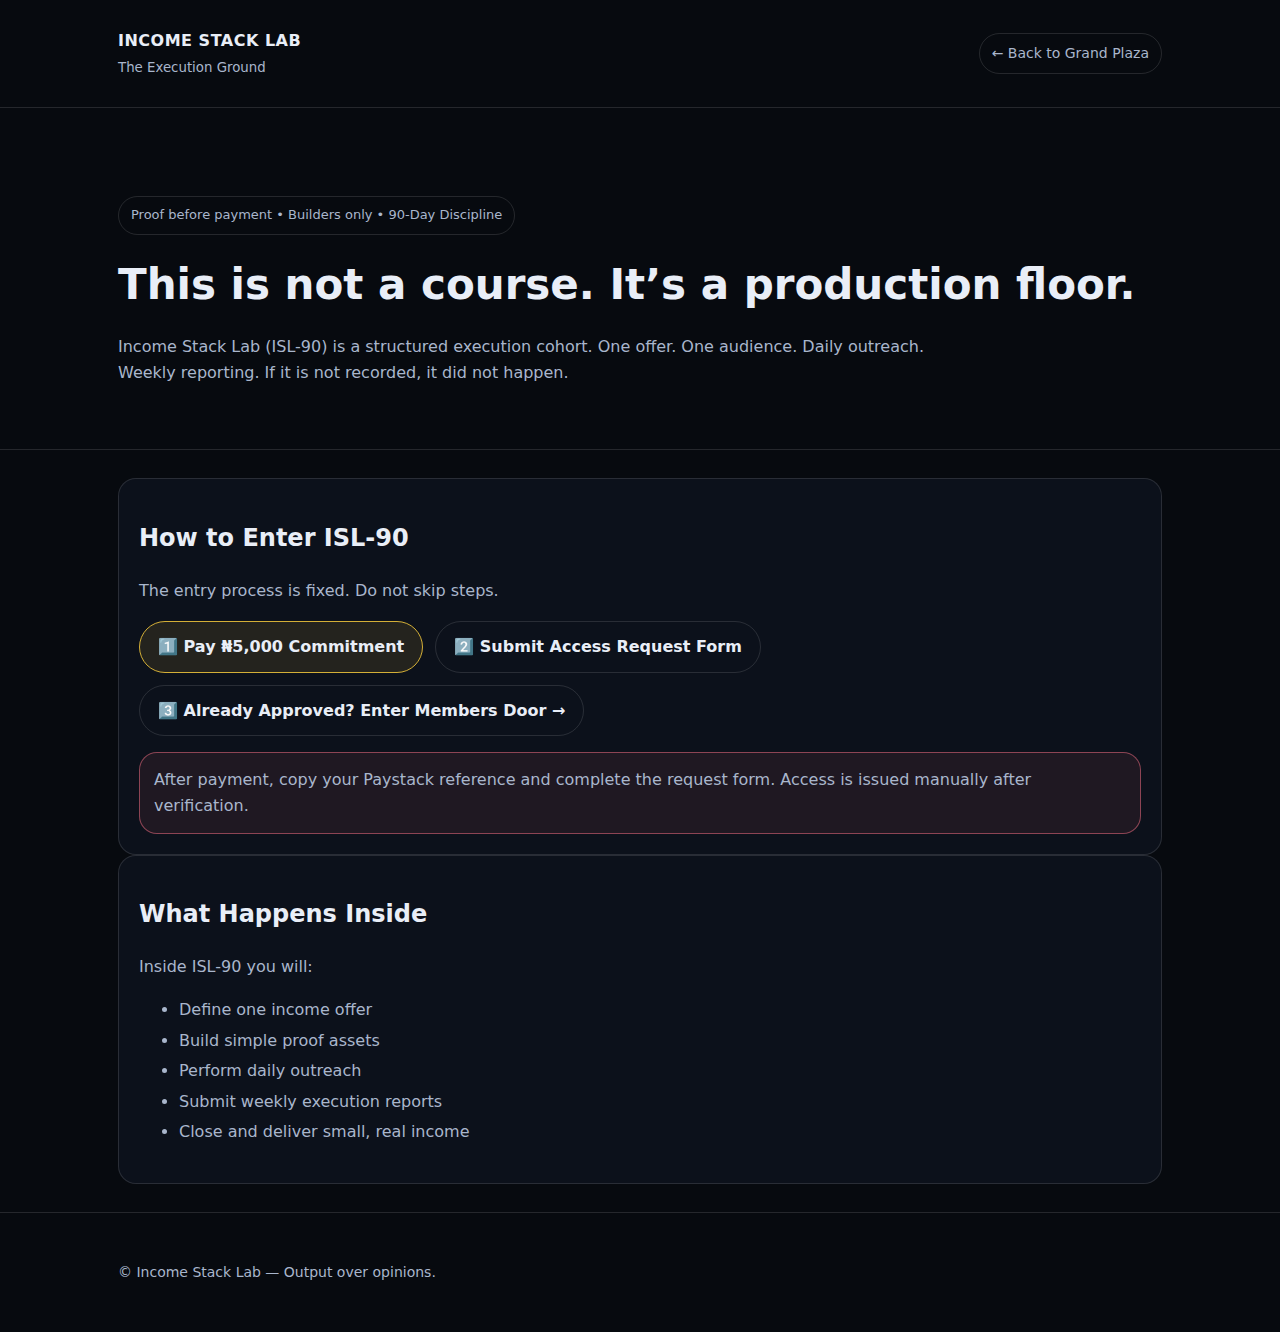
<file: index.html>
<!doctype html>
<html lang="en">
<head>
<meta charset="utf-8" />
<meta name="viewport" content="width=device-width, initial-scale=1" />
<title>Income Stack Lab — The Execution Ground</title>
<meta name="description" content="Income Stack Lab is a 90-day execution cohort. Proof before payment. Output over theory. Builders only."/>

<style>
:root{
  --bg:#070A0F;
  --panel:#0C111B;
  --text:#E9EEF7;
  --muted:#A9B6CC;
  --line:rgba(255,255,255,.12);
  --accent:#22C55E;
  --gold:#D4AF37;
  --danger:#FB7185;
  --radius:18px;
  --max:1080px;
}
*{box-sizing:border-box}
body{
  margin:0;
  font-family:system-ui,-apple-system,Segoe UI,Roboto,Arial;
  background:var(--bg);
  color:var(--text);
  line-height:1.6;
}
.wrap{max-width:var(--max);margin:0 auto;padding:28px 18px}
a{text-decoration:none;color:inherit}

header{
  border-bottom:1px solid var(--line);
  background:rgba(7,10,15,.85);
}
.nav{
  display:flex;
  justify-content:space-between;
  align-items:center;
}
.brand b{letter-spacing:.5px}
.chip{
  padding:8px 12px;
  border:1px solid var(--line);
  border-radius:999px;
  font-size:14px;
  color:var(--muted);
}
.hero{
  padding:60px 0 20px;
  border-bottom:1px solid var(--line);
}
.kicker{
  display:inline-flex;
  gap:10px;
  padding:8px 12px;
  border-radius:999px;
  border:1px solid var(--line);
  color:var(--muted);
  font-size:13px;
}
h1{margin:16px 0 10px;font-size:42px}
@media(max-width:640px){h1{font-size:34px}}
.lead{color:var(--muted);max-width:860px}

.section{padding:28px 0}
.card{
  background:var(--panel);
  border:1px solid var(--line);
  border-radius:var(--radius);
  padding:20px;
}
.btnRow{
  display:flex;
  flex-wrap:wrap;
  gap:12px;
  margin-top:18px;
}
.btn{
  padding:12px 18px;
  border-radius:999px;
  font-weight:700;
  border:1px solid var(--accent);
  background:rgba(34,197,94,.12);
}
.btn:hover{background:rgba(34,197,94,.18)}
.btn.gold{
  border-color:var(--gold);
  background:rgba(212,175,55,.12);
}
.btn.secondary{
  border:1px solid var(--line);
  background:transparent;
}
.warning{
  margin-top:16px;
  border:1px solid rgba(251,113,133,.5);
  background:rgba(251,113,133,.08);
  padding:14px;
  border-radius:var(--radius);
  color:var(--muted);
}
footer{
  border-top:1px solid var(--line);
  padding:20px 0;
  color:var(--muted);
  font-size:14px;
}
</style>
</head>

<body>

<header>
  <div class="wrap nav">
    <div class="brand">
      <b>INCOME STACK LAB</b><br>
      <small style="color:var(--muted)">The Execution Ground</small>
    </div>
    <a class="chip" href="../-Agexgrand_plaza/app.html">← Back to Grand Plaza</a>
  </div>
</header>

<section class="hero">
  <div class="wrap">
    <div class="kicker">Proof before payment • Builders only • 90-Day Discipline</div>
    <h1>This is not a course. It’s a production floor.</h1>
    <p class="lead">
      Income Stack Lab (ISL-90) is a structured execution cohort.
      One offer. One audience. Daily outreach. Weekly reporting.
      If it is not recorded, it did not happen.
    </p>
  </div>
</section>

<main class="wrap">

  <section class="section card">
    <h2>How to Enter ISL-90</h2>
    <p style="color:var(--muted)">
      The entry process is fixed. Do not skip steps.
    </p>

    <div class="btnRow">
      <a class="btn gold" href="https://paystack.shop/pay/3oak86j2sf" target="_blank">
        1️⃣ Pay ₦5,000 Commitment
      </a>

      <a class="btn secondary" href="https://forms.gle/WdTcVwLAY3qf25qRA" target="_blank">
        2️⃣ Submit Access Request Form
      </a>

      <a class="btn secondary" href="members.html">
        3️⃣ Already Approved? Enter Members Door →
      </a>
    </div>

    <div class="warning">
      After payment, copy your Paystack reference and complete the request form.
      Access is issued manually after verification.
    </div>
  </section>

  <section class="section card">
    <h2>What Happens Inside</h2>
    <p style="color:var(--muted)">
      Inside ISL-90 you will:
    </p>
    <ul style="color:var(--muted);line-height:1.9">
      <li>Define one income offer</li>
      <li>Build simple proof assets</li>
      <li>Perform daily outreach</li>
      <li>Submit weekly execution reports</li>
      <li>Close and deliver small, real income</li>
    </ul>
  </section>

</main>

<footer>
  <div class="wrap">
    © Income Stack Lab — Output over opinions.
  </div>
</footer>

</body>
</html>
</file>
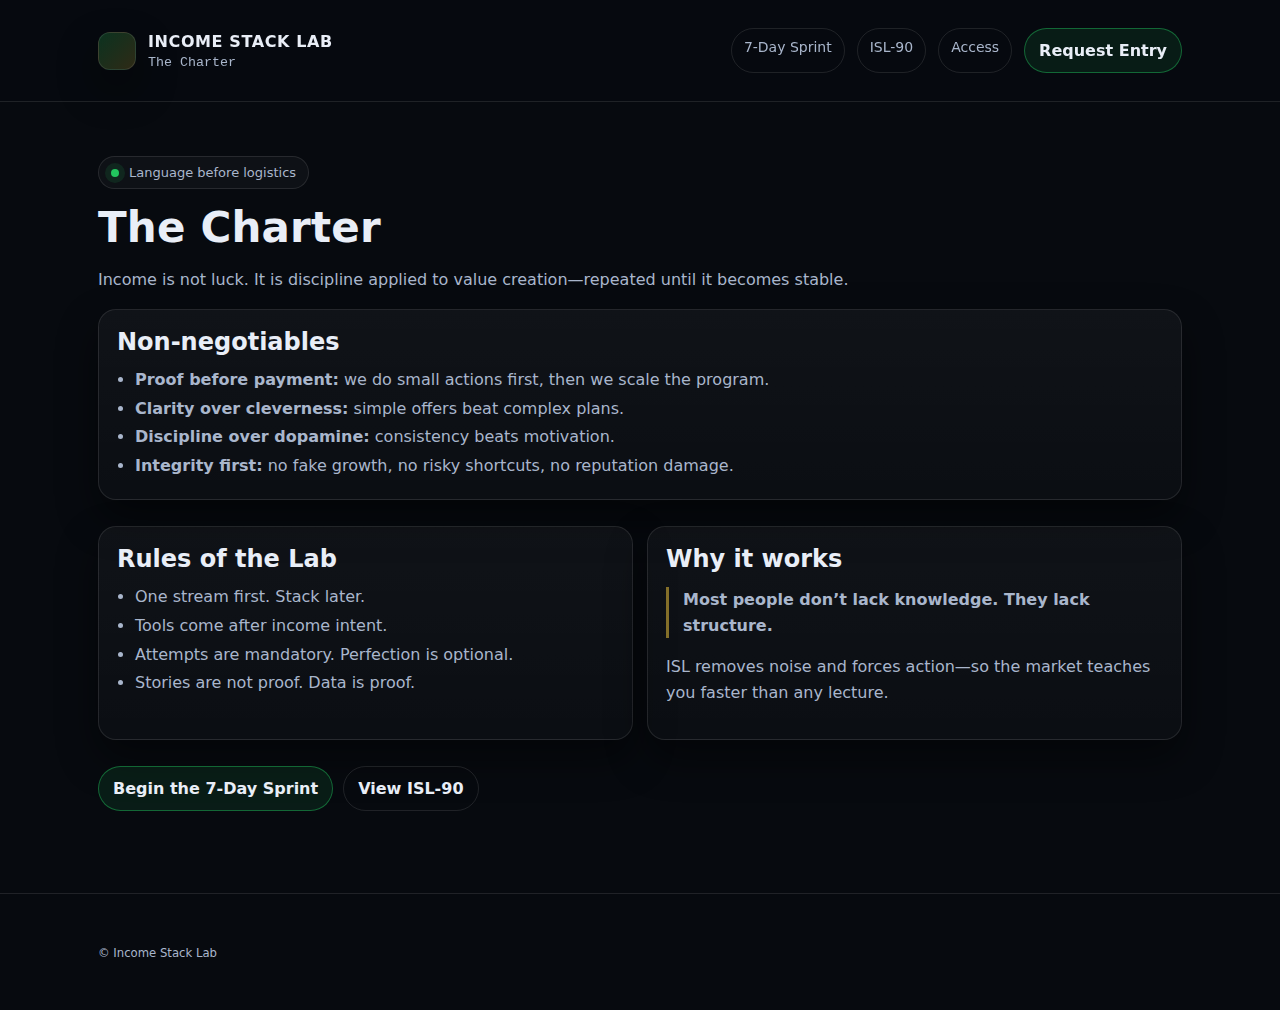
<file: charter.html>
<!doctype html>
<html lang="en">
<head>
  <meta charset="utf-8" />
  <meta name="viewport" content="width=device-width, initial-scale=1" />
  <title>The Charter — Income Stack Lab</title>
  <link rel="stylesheet" href="assets/css/styles.css" />
</head>
<body>
<header class="nav">
  <div class="container nav-inner">
    <a class="brand" href="index.html"><span class="mark"></span><div><b>INCOME STACK LAB</b><br><small class="mono">The Charter</small></div></a>
    <nav class="nav-links">
      <a class="chip" href="sprint.html">7-Day Sprint</a>
      <a class="chip" href="isl90.html">ISL-90</a>
      <a class="chip" href="access.html">Access</a>
      <a class="btn" href="access.html">Request Entry</a>
    </nav>
  </div>
</header>

<section class="section">
  <div class="container">
    <div class="kicker"><span class="dot"></span> Language before logistics</div>
    <h1>The Charter</h1>
    <p>Income is not luck. It is discipline applied to value creation—repeated until it becomes stable.</p>

    <div class="card">
      <h2>Non-negotiables</h2>
      <ul class="list">
        <li><b>Proof before payment:</b> we do small actions first, then we scale the program.</li>
        <li><b>Clarity over cleverness:</b> simple offers beat complex plans.</li>
        <li><b>Discipline over dopamine:</b> consistency beats motivation.</li>
        <li><b>Integrity first:</b> no fake growth, no risky shortcuts, no reputation damage.</li>
      </ul>
    </div>

    <div class="grid two section">
      <div class="card">
        <h2>Rules of the Lab</h2>
        <ul class="list">
          <li>One stream first. Stack later.</li>
          <li>Tools come after income intent.</li>
          <li>Attempts are mandatory. Perfection is optional.</li>
          <li>Stories are not proof. Data is proof.</li>
        </ul>
      </div>
      <div class="card">
        <h2>Why it works</h2>
        <p class="rule"><b>Most people don’t lack knowledge. They lack structure.</b></p>
        <p>ISL removes noise and forces action—so the market teaches you faster than any lecture.</p>
      </div>
    </div>

    <div style="display:flex;gap:10px;flex-wrap:wrap">
      <a class="btn" href="sprint.html">Begin the 7-Day Sprint</a>
      <a class="btn secondary" href="isl90.html">View ISL-90</a>
    </div>
  </div>
</section>

<footer class="footer"><div class="container"><small>© Income Stack Lab</small></div></footer>
</body>
</html>
</file>
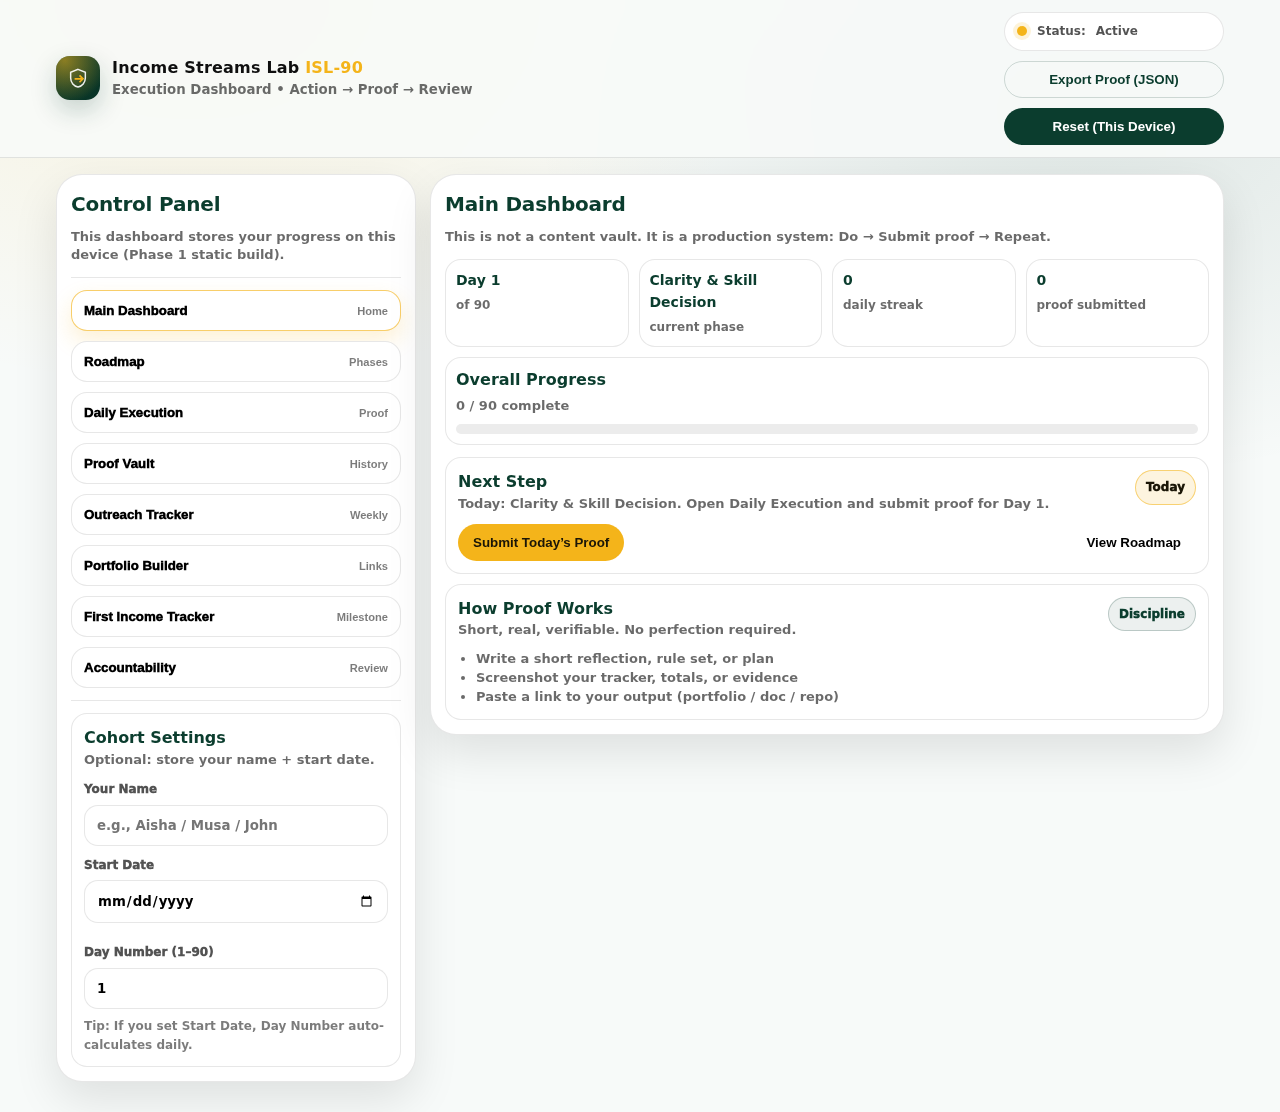
<file: dashboard.html>
<!doctype html>
<html lang="en">
<head>
  <meta charset="utf-8" />
  <meta name="viewport" content="width=device-width,initial-scale=1" />
  <meta name="theme-color" content="#0B3D2E" />
  <title>Income Streams Lab — ISL Dashboard</title>
  <meta name="description" content="Income Streams Lab (ISL) — 90-day execution dashboard: roadmap, daily mission, proof vault, outreach, portfolio, accountability." />

  <style>
    :root{
      --green:#0B3D2E;
      --green2:#083326;
      --gold:#F4B41A;
      --bg:#F7FAF9;
      --card:#FFFFFF;
      --ink:#0F0F0F;
      --muted:#5F6B66;
      --line:rgba(15,15,15,.10);
      --shadow:0 18px 45px rgba(0,0,0,.10);
      --r18:18px;
      --r26:26px;
      --max:1200px;
    }
    *{box-sizing:border-box}
    html,body{margin:0;padding:0}
    body{
      font-family:system-ui,-apple-system,Segoe UI,Roboto,Arial,sans-serif;
      color:var(--ink);
      background:
        radial-gradient(900px 600px at 15% 0%, rgba(244,180,26,.12), transparent 65%),
        radial-gradient(900px 600px at 85% 10%, rgba(11,61,46,.10), transparent 62%),
        var(--bg);
      line-height:1.55;
    }
    a{color:inherit;text-decoration:none}
    .container{max-width:var(--max);margin:0 auto;padding:0 16px}
    header{
      position:sticky;top:0;z-index:60;
      background:rgba(247,250,249,.92);
      backdrop-filter:saturate(180%) blur(10px);
      border-bottom:1px solid var(--line);
    }
    .nav{
      display:flex;align-items:center;justify-content:space-between;gap:12px;
      padding:12px 0;
    }
    .brand{display:flex;align-items:center;gap:12px}
    .mark{
      width:44px;height:44px;border-radius:14px;
      display:grid;place-items:center;
      background:linear-gradient(135deg,var(--green),var(--green2));
      box-shadow:0 10px 26px rgba(11,61,46,.22);
      position:relative;overflow:hidden;
    }
    .mark:before{
      content:"";position:absolute;inset:-40%;
      background:radial-gradient(circle at 30% 30%, rgba(244,180,26,.55), transparent 55%);
      transform:rotate(10deg);
    }
    .mark svg{position:relative;z-index:1}
    .brandTitle{display:flex;flex-direction:column;line-height:1.05}
    .brandTitle b{font-weight:900;letter-spacing:.2px}
    .brandTitle small{color:rgba(15,15,15,.62);font-weight:800;margin-top:6px}
    .pill{
      display:inline-flex;align-items:center;gap:10px;
      padding:9px 12px;border-radius:999px;
      background:#fff;border:1px solid var(--line);
      font-weight:900;font-size:12px;color:rgba(15,15,15,.72);
      white-space:nowrap;
    }
    .pill .dot{width:10px;height:10px;border-radius:99px;background:var(--gold);box-shadow:0 0 0 4px rgba(244,180,26,.16)}
    .btn{
      display:inline-flex;align-items:center;justify-content:center;gap:10px;
      border-radius:999px;
      padding:10px 14px;
      border:1px solid transparent;
      font-weight:900;
      cursor:pointer;
      user-select:none;
      white-space:nowrap;
      transition:.15s ease;
      background:#fff;
    }
    .btn:hover{transform:translateY(-1px)}
    .btn.gold{background:var(--gold);border-color:rgba(244,180,26,.60);color:#1b1607}
    .btn.dark{background:var(--green);border-color:transparent;color:#fff}
    .btn.ghost{background:transparent;border-color:rgba(11,61,46,.18);color:var(--green)}
    .btn.ghost:hover{background:rgba(11,61,46,.06)}
    main{padding:16px 0 30px}

    /* Layout */
    .layout{
      display:grid;
      grid-template-columns: 360px 1fr;
      gap:14px;
      align-items:start;
    }
    .card{
      background:var(--card);
      border:1px solid var(--line);
      border-radius:var(--r26);
      box-shadow:var(--shadow);
      overflow:hidden;
    }
    .cardPad{padding:14px}
    h1,h2,h3{margin:0 0 8px;color:var(--green);letter-spacing:-.2px}
    h1{font-size:20px}
    h2{font-size:16px}
    .muted{color:rgba(15,15,15,.62);font-weight:750;font-size:13px;line-height:1.45}
    .hr{height:1px;background:var(--line);margin:12px 0}

    /* Left rail: tabs */
    .tabs{display:flex;flex-direction:column;gap:10px}
    .tabBtn{
      width:100%;
      text-align:left;
      border:1px solid var(--line);
      background:#fff;
      border-radius:16px;
      padding:12px 12px;
      font-weight:950;
      display:flex;align-items:center;justify-content:space-between;gap:10px;
      cursor:pointer;
    }
    .tabBtn small{font-weight:800;color:rgba(15,15,15,.55)}
    .tabBtn.active{
      border-color:rgba(244,180,26,.65);
      box-shadow:0 10px 22px rgba(244,180,26,.18);
    }

    /* Right content */
    .topStats{
      display:grid;
      grid-template-columns: repeat(4, 1fr);
      gap:10px;
    }
    .stat{
      border:1px solid var(--line);
      border-radius:16px;
      background:#fff;
      padding:10px;
    }
    .stat b{display:block;color:var(--green);font-size:14px}
    .stat span{display:block;color:rgba(15,15,15,.62);font-weight:800;font-size:12px;margin-top:4px}
    .progressWrap{
      border:1px solid var(--line);
      border-radius:16px;
      background:#fff;
      padding:10px;
      margin-top:10px;
    }
    .bar{
      height:10px;border-radius:999px;background:rgba(15,15,15,.08);
      overflow:hidden;margin-top:8px;
    }
    .bar > div{height:100%;width:0%;background:linear-gradient(90deg,var(--gold),rgba(244,180,26,.55))}
    .subRow{
      display:flex;gap:10px;flex-wrap:wrap;align-items:center;justify-content:space-between;
      margin-top:10px;
    }

    /* Forms */
    label{display:block;font-weight:950;font-size:12px;color:rgba(15,15,15,.72);margin-top:10px}
    input,select,textarea{
      width:100%;
      padding:12px 12px;
      border-radius:14px;
      border:1px solid var(--line);
      outline:none;
      font-family:inherit;
      background:#fff;
      margin-top:6px;
      font-weight:750;
    }
    textarea{min-height:96px;resize:vertical}
    .row{display:flex;gap:10px;flex-wrap:wrap;align-items:center}
    .row > *{flex:1;min-width:220px}
    .checkRow{display:flex;gap:10px;align-items:center;margin-top:12px;flex-wrap:wrap}
    .checkRow label{margin:0;font-size:13px;font-weight:900;color:rgba(15,15,15,.70);display:flex;gap:10px;align-items:center}
    .hint{font-size:12px;color:rgba(15,15,15,.55);font-weight:750;margin-top:8px}
    .toast{
      display:none;
      margin-top:10px;
      padding:10px 12px;
      border-radius:14px;
      background:rgba(11,61,46,.08);
      border:1px solid rgba(11,61,46,.14);
      color:rgba(11,61,46,.95);
      font-weight:900;
      font-size:12px;
    }

    /* Tables */
    table{width:100%;border-collapse:collapse;background:#fff;border:1px solid var(--line);border-radius:16px;overflow:hidden}
    th,td{padding:10px;border-bottom:1px solid var(--line);font-size:13px;text-align:left}
    th{font-size:12px;color:#444;background:rgba(15,15,15,.03)}
    tr:last-child td{border-bottom:none}
    code{background:#fff;border:1px solid var(--line);padding:2px 6px;border-radius:8px}

    /* Roadmap blocks */
    .phase{
      border:1px solid var(--line);
      border-radius:16px;
      background:#fff;
      padding:12px;
      margin-top:10px;
    }
    .phaseHead{display:flex;align-items:flex-start;justify-content:space-between;gap:10px}
    .badge{
      display:inline-flex;align-items:center;gap:8px;
      padding:7px 10px;border-radius:999px;
      font-weight:950;font-size:12px;
      border:1px solid var(--line);
      background:#fff;
      white-space:nowrap;
    }
    .badge.ok{border-color:rgba(11,61,46,.22);background:rgba(11,61,46,.08);color:var(--green)}
    .badge.lock{opacity:.65}
    .badge.active{border-color:rgba(244,180,26,.55);background:rgba(244,180,26,.14);color:#1b1607}

    /* Mobile */
    @media (max-width: 980px){
      .layout{grid-template-columns:1fr}
      .topStats{grid-template-columns:repeat(2,1fr)}
    }
  </style>
</head>

<body>
<header>
  <div class="container">
    <div class="nav">
      <div class="brand" aria-label="Income Streams Lab">
        <div class="mark" aria-hidden="true">
          <svg viewBox="0 0 24 24" width="22" height="22" fill="none">
            <path d="M12 2.6l8 3.2v6.2c0 5.1-3.5 9.2-8 9.9-4.5-.7-8-4.8-8-9.9V5.8L12 2.6z" stroke="rgba(255,255,255,.92)" stroke-width="1.6"/>
            <path d="M8.3 12h6.9l-2.2-2.2 1.3-1.3 4.4 4.4-4.4 4.4-1.3-1.3 2.2-2.2H8.3V12z" fill="#F4B41A"/>
          </svg>
        </div>
        <div class="brandTitle">
          <b>Income Streams Lab <span style="color:var(--gold)">ISL-90</span></b>
          <small>Execution Dashboard • Action → Proof → Review</small>
        </div>
      </div>

      <div class="row" style="justify-content:flex-end;flex:0;gap:10px">
        <span class="pill"><span class="dot"></span> Status: <b id="statusPill">Active</b></span>
        <button class="btn ghost" id="exportBtn" type="button">Export Proof (JSON)</button>
        <button class="btn dark" id="resetBtn" type="button">Reset (This Device)</button>
      </div>
    </div>
  </div>
</header>

<main>
  <div class="container">
    <div class="layout">
      <!-- LEFT: NAV -->
      <section class="card">
        <div class="cardPad">
          <h1>Control Panel</h1>
          <p class="muted" style="margin:0">
            This dashboard stores your progress <b>on this device</b> (Phase 1 static build).
          </p>
          <div class="hr"></div>

          <div class="tabs" id="tabs">
            <button class="tabBtn active" data-tab="overview">Main Dashboard <small>Home</small></button>
            <button class="tabBtn" data-tab="roadmap">Roadmap <small>Phases</small></button>
            <button class="tabBtn" data-tab="daily">Daily Execution <small>Proof</small></button>
            <button class="tabBtn" data-tab="vault">Proof Vault <small>History</small></button>
            <button class="tabBtn" data-tab="outreach">Outreach Tracker <small>Weekly</small></button>
            <button class="tabBtn" data-tab="portfolio">Portfolio Builder <small>Links</small></button>
            <button class="tabBtn" data-tab="income">First Income Tracker <small>Milestone</small></button>
            <button class="tabBtn" data-tab="accountability">Accountability <small>Review</small></button>
          </div>

          <div class="hr"></div>
          <div class="phase">
            <div class="phaseHead">
              <div>
                <b style="color:var(--green)">Cohort Settings</b>
                <div class="muted">Optional: store your name + start date.</div>
              </div>
            </div>

            <label for="learnerName">Your Name</label>
            <input id="learnerName" placeholder="e.g., Aisha / Musa / John" />

            <div class="row">
              <div>
                <label for="startDate">Start Date</label>
                <input id="startDate" type="date" />
              </div>
              <div>
                <label for="dayNumber">Day Number (1–90)</label>
                <input id="dayNumber" type="number" min="1" max="90" placeholder="Auto if start date set" />
              </div>
            </div>

            <div class="hint">Tip: If you set Start Date, Day Number auto-calculates daily.</div>
          </div>
        </div>
      </section>

      <!-- RIGHT: CONTENT -->
      <section class="card">
        <div class="cardPad">
          <!-- OVERVIEW -->
          <div class="panel" id="panel-overview">
            <h1>Main Dashboard</h1>
            <p class="muted" style="margin-top:0">
              This is not a content vault. It is a production system: <b>Do</b> → <b>Submit proof</b> → <b>Repeat</b>.
            </p>

            <div class="topStats" style="margin-top:12px">
              <div class="stat">
                <b id="statDay">Day —</b>
                <span>of 90</span>
              </div>
              <div class="stat">
                <b id="statPhase">Phase —</b>
                <span>current phase</span>
              </div>
              <div class="stat">
                <b id="statStreak">0</b>
                <span>daily streak</span>
              </div>
              <div class="stat">
                <b id="statProof">0</b>
                <span>proof submitted</span>
              </div>
            </div>

            <div class="progressWrap">
              <b style="color:var(--green)">Overall Progress</b>
              <div class="muted" id="progressText" style="margin-top:4px">0 / 90 complete</div>
              <div class="bar"><div id="progressBar"></div></div>
            </div>

            <div class="phase" style="margin-top:12px">
              <div class="phaseHead">
                <div>
                  <b style="color:var(--green)">Next Step</b>
                  <div class="muted" id="nextStepText">Open Daily Execution and submit today’s proof.</div>
                </div>
                <span class="badge active" id="nextBadge">Today</span>
              </div>

              <div class="subRow">
                <button class="btn gold" type="button" id="goDailyBtn">Submit Today’s Proof</button>
                <button class="btn" type="button" id="goRoadmapBtn">View Roadmap</button>
              </div>
            </div>

            <div class="phase">
              <div class="phaseHead">
                <div>
                  <b style="color:var(--green)">How Proof Works</b>
                  <div class="muted">Short, real, verifiable. No perfection required.</div>
                </div>
                <span class="badge ok">Discipline</span>
              </div>
              <ul class="muted" style="margin:10px 0 0;padding-left:18px">
                <li><b>Write</b> a short reflection, rule set, or plan</li>
                <li><b>Screenshot</b> your tracker, totals, or evidence</li>
                <li><b>Paste a link</b> to your output (portfolio / doc / repo)</li>
              </ul>
            </div>
          </div>

          <!-- ROADMAP -->
          <div class="panel" id="panel-roadmap" style="display:none">
            <h1>Roadmap</h1>
            <p class="muted" style="margin-top:0">
              Four phases. No skipping. Execution unlocks depth.
            </p>

            <div class="phase">
              <div class="phaseHead">
                <div>
                  <b>Phase 1 — Clarity & Skill Decision</b>
                  <div class="muted">Days 1–14 • Choose skill • Define offer • Set system baseline</div>
                </div>
                <span class="badge" id="phaseBadge1">—</span>
              </div>
              <ul class="muted" style="margin:10px 0 0;padding-left:18px">
                <li>Choose skill + income hypothesis</li>
                <li>Draft your first offer</li>
                <li>Create proof template (daily)</li>
                <li>Submit Phase 1 snapshot</li>
              </ul>
            </div>

            <div class="phase">
              <div class="phaseHead">
                <div>
                  <b>Phase 2 — Skill Sprint</b>
                  <div class="muted">Days 15–45 • Daily output • Weekly outreach • Portfolio build</div>
                </div>
                <span class="badge" id="phaseBadge2">—</span>
              </div>
              <ul class="muted" style="margin:10px 0 0;padding-left:18px">
                <li>Daily skill output</li>
                <li>Weekly outreach attempts (minimum 3)</li>
                <li>Portfolio proof links</li>
              </ul>
            </div>

            <div class="phase">
              <div class="phaseHead">
                <div>
                  <b>Phase 3 — First Money Protocol</b>
                  <div class="muted">Days 46–75 • Monetize output • Convert consistency to income</div>
                </div>
                <span class="badge" id="phaseBadge3">—</span>
              </div>
              <ul class="muted" style="margin:10px 0 0;padding-left:18px">
                <li>Offer refinement + pricing</li>
                <li>Client delivery workflow</li>
                <li>First income verification</li>
              </ul>
            </div>

            <div class="phase">
              <div class="phaseHead">
                <div>
                  <b>Phase 4 — System Builder</b>
                  <div class="muted">Days 76–90 • Turn process into a repeatable income system</div>
                </div>
                <span class="badge" id="phaseBadge4">—</span>
              </div>
              <ul class="muted" style="margin:10px 0 0;padding-left:18px">
                <li>System blueprint: Offer + Workflow + Lead source + Delivery</li>
                <li>90-day continuation plan</li>
              </ul>
            </div>
          </div>

          <!-- DAILY -->
          <div class="panel" id="panel-daily" style="display:none">
            <h1>Daily Execution</h1>
            <p class="muted" style="margin-top:0">
              Choose your day. Complete the mission. Submit proof. Mark complete.
            </p>

            <div class="row" style="margin-top:8px">
              <div>
                <label for="daySelect">Select Day</label>
                <select id="daySelect"></select>
              </div>
              <div>
                <label>Progress</label>
                <div class="pill" id="dailyProgressPill"><span class="dot"></span> 0 / 90 complete</div>
              </div>
            </div>

            <div class="phase" style="margin-top:10px">
              <div class="phaseHead">
                <div>
                  <b id="dailyTitle">Day —</b>
                  <div class="muted" id="dailyObjective">Objective will appear here.</div>
                </div>
                <span class="badge active" id="dailyPhase">Phase —</span>
              </div>

              <label for="dailyAction">Action (do today)</label>
              <textarea id="dailyAction" placeholder="Complete the action shown. You may adapt to your reality."></textarea>

              <label for="dailyProof">Proof (paste link / describe screenshot / write)</label>
              <textarea id="dailyProof" placeholder="Paste proof link or describe your evidence clearly."></textarea>

              <label for="dailyReflection">Reflection (2–4 lines)</label>
              <textarea id="dailyReflection" placeholder="What changed today? What will you repeat tomorrow?"></textarea>

              <div class="checkRow">
                <label><input type="checkbox" id="dailyDone"> Mark Day as Completed</label>
                <button class="btn gold" type="button" id="saveDayBtn">Save Day</button>
                <button class="btn" type="button" id="goNextDayBtn">Save & Next Day</button>
              </div>

              <div class="toast" id="toast">Saved. Your progress is stored on this device.</div>

              <div class="hr"></div>

              <div class="muted">
                <b>Submission (Phase 1 static):</b> For now, screenshot your proof before submission.
                When you are ready, we connect a private proof form and enable “Submit Proof” fully.
              </div>

              <div class="subRow">
                <a class="btn dark" href="#" id="submitBtn">Submit Proof (when enabled)</a>
                <button class="btn" type="button" id="copyProofBtn">Copy Today’s Proof</button>
              </div>
            </div>
          </div>

          <!-- VAULT -->
          <div class="panel" id="panel-vault" style="display:none">
            <h1>Proof Vault</h1>
            <p class="muted" style="margin-top:0">
              Your evidence record. Consistency becomes visible.
            </p>
            <div style="overflow:auto;margin-top:10px">
              <table>
                <thead>
                  <tr>
                    <th>Day</th>
                    <th>Phase</th>
                    <th>Status</th>
                    <th>Proof (preview)</th>
                  </tr>
                </thead>
                <tbody id="vaultRows"></tbody>
              </table>
            </div>
          </div>

          <!-- OUTREACH -->
          <div class="panel" id="panel-outreach" style="display:none">
            <h1>Outreach Tracker</h1>
            <p class="muted" style="margin-top:0">
              Minimum: <b>3 outreach attempts per week</b>. This prevents passive learning.
            </p>

            <div class="row" style="margin-top:8px">
              <div>
                <label for="weekSelect">Week</label>
                <select id="weekSelect"></select>
              </div>
              <div>
                <label>Weekly Target</label>
                <div class="pill"><span class="dot"></span> 3 attempts minimum</div>
              </div>
            </div>

            <div class="phase" style="margin-top:10px">
              <div class="phaseHead">
                <div>
                  <b id="weekTitle">Week —</b>
                  <div class="muted">Log outreach attempts (clients, partners, leads).</div>
                </div>
                <span class="badge ok" id="weekCount">0 attempts</span>
              </div>

              <label for="outreachEntry">Add outreach log (one per line)</label>
              <textarea id="outreachEntry" placeholder="Example: Client A — IG DM sent — awaiting reply"></textarea>

              <div class="subRow">
                <button class="btn gold" type="button" id="saveOutreachBtn">Save Week</button>
                <button class="btn" type="button" id="clearOutreachBtn">Clear Week</button>
              </div>

              <div class="hint">Tip: Keep entries simple: Name — channel — result.</div>
            </div>
          </div>

          <!-- PORTFOLIO -->
          <div class="panel" id="panel-portfolio" style="display:none">
            <h1>Portfolio Builder</h1>
            <p class="muted" style="margin-top:0">
              Store links to your output. This becomes your proof archive and portfolio.
            </p>

            <div class="phase" style="margin-top:10px">
              <div class="phaseHead">
                <div>
                  <b>Portfolio Links</b>
                  <div class="muted">Google Drive, GitHub, Canva, Behance, WhatsApp catalogue, etc.</div>
                </div>
                <span class="badge ok" id="portfolioCount">0 links</span>
              </div>

              <label for="portfolioLinks">Links (one per line)</label>
              <textarea id="portfolioLinks" placeholder="https://..."></textarea>

              <div class="subRow">
                <button class="btn gold" type="button" id="savePortfolioBtn">Save Links</button>
                <button class="btn" type="button" id="clearPortfolioBtn">Clear</button>
              </div>
            </div>
          </div>

          <!-- FIRST INCOME -->
          <div class="panel" id="panel-income" style="display:none">
            <h1>First Income Tracker</h1>
            <p class="muted" style="margin-top:0">
              This is a milestone verification, not a brag panel.
            </p>

            <div class="phase" style="margin-top:10px">
              <div class="phaseHead">
                <div>
                  <b id="incomeStatus">Status: Not Earned Yet</b>
                  <div class="muted">When earned, record evidence: amount + date + method + proof.</div>
                </div>
                <span class="badge" id="incomeBadge">Milestone</span>
              </div>

              <div class="row">
                <div>
                  <label for="incomeAmount">Amount</label>
                  <input id="incomeAmount" placeholder="e.g., 10 / 5000 / $5" />
                </div>
                <div>
                  <label for="incomeDate">Date</label>
                  <input id="incomeDate" type="date" />
                </div>
              </div>

              <label for="incomeMethod">Method</label>
              <input id="incomeMethod" placeholder="e.g., service delivery / affiliate / mini job / sale" />

              <label for="incomeProof">Proof link / description</label>
              <textarea id="incomeProof" placeholder="Paste screenshot link or describe evidence"></textarea>

              <div class="checkRow">
                <label><input type="checkbox" id="incomeEarned"> Mark as Earned</label>
                <button class="btn gold" type="button" id="saveIncomeBtn">Save</button>
                <button class="btn" type="button" id="clearIncomeBtn">Clear</button>
              </div>
            </div>
          </div>

          <!-- ACCOUNTABILITY -->
          <div class="panel" id="panel-accountability" style="display:none">
            <h1>Accountability Review</h1>
            <p class="muted" style="margin-top:0">
              Weekly review locks learning into improvement.
            </p>

            <div class="phase" style="margin-top:10px">
              <div class="phaseHead">
                <div>
                  <b>Weekly Review</b>
                  <div class="muted">Submit every Sunday (for now, screenshot and share).</div>
                </div>
                <span class="badge ok" id="reviewStatus">Draft</span>
              </div>

              <label for="reviewWins">3 wins this week</label>
              <textarea id="reviewWins" placeholder="1) ...&#10;2) ...&#10;3) ..."></textarea>

              <label for="reviewFixes">2 corrections</label>
              <textarea id="reviewFixes" placeholder="1) ...&#10;2) ..."></textarea>

              <label for="reviewNext">Next week focus</label>
              <textarea id="reviewNext" placeholder="What will you produce? What will you outreach? What system will you tighten?"></textarea>

              <div class="subRow">
                <button class="btn gold" type="button" id="saveReviewBtn">Save Review</button>
                <button class="btn" type="button" id="copyReviewBtn">Copy Review</button>
              </div>

              <div class="hint">Tip: Keep it short, measurable, and honest.</div>
            </div>
          </div>
        </div>
      </section>

    </div>
  </div>
</main>

<script>
  // =========================
  // ISL-90 STATIC STATE (Phase 1)
  // =========================
  const KEY = "ISL_DASHBOARD_V1";

  // Build 90-day curriculum baseline (lightweight — you can refine later)
  // Each day has: title, objective, defaultAction, defaultProof
  function buildCurriculum(){
    const days = [];
    for(let i=1;i<=90;i++){
      const phase = getPhase(i);
      const title = `Day ${i} — ${phase.label}`;
      const objective = phase.objective;
      const defaultAction = phase.action(i);
      const defaultProof = phase.proof(i);
      days.push({ day:i, phase:phase.name, title, objective, defaultAction, defaultProof });
    }
    return days;
  }

  function getPhase(day){
    if(day <= 14){
      return {
        name:"PHASE1",
        label:"Clarity & Skill Decision",
        objective:"Choose your skill, define your income hypothesis, and build your execution baseline.",
        action:(d)=>`Complete your Day ${d} clarity task: refine skill choice, offer draft, and proof template.`,
        proof:(d)=>`Write 3–6 lines: what you decided today + one evidence item (note/screenshot/link).`
      };
    }
    if(day <= 45){
      return {
        name:"PHASE2",
        label:"Skill Sprint",
        objective:"Produce daily output, run weekly outreach, and build portfolio proof.",
        action:(d)=>`Produce one meaningful skill output today. Publish/store it as proof.`,
        proof:(d)=>`Paste a proof link (or describe screenshot). Add 2–4 line reflection.`
      };
    }
    if(day <= 75){
      return {
        name:"PHASE3",
        label:"First Money Protocol",
        objective:"Convert output into income through offer refinement and delivery system.",
        action:(d)=>`Refine offer/pricing OR deliver a client task OR run outreach + follow-up.`,
        proof:(d)=>`Evidence of outreach/delivery/pricing update + short reflection.`
      };
    }
    return {
      name:"PHASE4",
      label:"System Builder",
      objective:"Turn your process into a repeatable income system blueprint.",
      action:(d)=>`Document your system: offer → workflow → lead source → delivery → review cycle.`,
      proof:(d)=>`System notes + one improvement you’ll implement tomorrow.`
    };
  }

  const curriculum = buildCurriculum();

  function defaultState(){
    return {
      meta: {
        name:"",
        startDate:"",
      },
      dayNumber: 1,
      days: curriculum.map(d => ({
        done:false,
        action:d.defaultAction,
        proof:d.defaultProof,
        reflection:"",
        updatedAt:null
      })),
      outreach: Array.from({length:13}, ()=>({ text:"" })), // weeks 1..13
      portfolioLinks: "",
      income: { earned:false, amount:"", date:"", method:"", proof:"" },
      review: { wins:"", fixes:"", next:"", updatedAt:null }
    };
  }

  function loadState(){
    try{
      const raw = localStorage.getItem(KEY);
      if(!raw) return defaultState();
      const data = JSON.parse(raw);

      // Safety upgrades if fields missing
      if(!data.days || data.days.length !== 90) return defaultState();
      if(!data.outreach || data.outreach.length !== 13) data.outreach = Array.from({length:13}, ()=>({text:""}));
      if(!data.income) data.income = { earned:false, amount:"", date:"", method:"", proof:"" };
      if(!data.review) data.review = { wins:"", fixes:"", next:"", updatedAt:null };
      if(!data.meta) data.meta = { name:"", startDate:"" };

      return data;
    }catch(e){
      return defaultState();
    }
  }

  function saveState(s){
    localStorage.setItem(KEY, JSON.stringify(s));
  }

  function toast(){
    const t = document.getElementById("toast");
    if(!t) return;
    t.style.display = "block";
    setTimeout(()=>t.style.display="none", 2400);
  }

  // =========================
  // Helpers
  // =========================
  function $(id){ return document.getElementById(id); }
  function clamp(n,min,max){ return Math.max(min, Math.min(max, n)); }

  function completedCount(state){
    return state.days.filter(d => d.done).length;
  }

  function currentDayFromStartDate(state){
    const sd = state.meta.startDate;
    if(!sd) return null;
    const start = new Date(sd + "T00:00:00");
    const now = new Date();
    const diffMs = now - start;
    const diffDays = Math.floor(diffMs / (24*60*60*1000)) + 1;
    if(isNaN(diffDays)) return null;
    return clamp(diffDays, 1, 90);
  }

  function dayPhaseLabel(day){
    const p = getPhase(day);
    return p.label;
  }

  function setActiveTab(tab){
    document.querySelectorAll(".tabBtn").forEach(b=>b.classList.remove("active"));
    document.querySelector(`.tabBtn[data-tab="${tab}"]`)?.classList.add("active");
    document.querySelectorAll(".panel").forEach(p=>p.style.display="none");
    document.getElementById("panel-" + tab).style.display = "block";
  }

  // =========================
  // Render: Overview
  // =========================
  function renderOverview(state){
    const day = clamp(parseInt(state.dayNumber||1,10),1,90);
    $("statDay").textContent = `Day ${day}`;
    $("statPhase").textContent = dayPhaseLabel(day);

    // streak = consecutive done ending yesterday/today
    let streak = 0;
    for(let i=day-1;i>=0;i--){
      if(state.days[i].done) streak++;
      else break;
    }
    $("statStreak").textContent = String(streak);

    $("statProof").textContent = String(completedCount(state));

    const done = completedCount(state);
    $("progressText").textContent = `${done} / 90 complete`;
    const pct = Math.round((done/90)*100);
    $("progressBar").style.width = pct + "%";

    const phase = getPhase(day);
    $("nextStepText").textContent = `Today: ${phase.label}. Open Daily Execution and submit proof for Day ${day}.`;
  }

  function renderRoadmap(state){
    const day = clamp(parseInt(state.dayNumber||1,10),1,90);

    const b1 = $("phaseBadge1");
    const b2 = $("phaseBadge2");
    const b3 = $("phaseBadge3");
    const b4 = $("phaseBadge4");

    function setBadge(el, status){
      el.className = "badge";
      if(status === "ACTIVE"){ el.classList.add("active"); el.textContent = "Active"; }
      if(status === "LOCKED"){ el.classList.add("lock"); el.textContent = "Locked"; }
      if(status === "DONE"){ el.classList.add("ok"); el.textContent = "Completed"; }
    }

    // completion logic by day number (phase windows)
    const p1done = state.days.slice(0,14).every(d=>d.done);
    const p2done = state.days.slice(14,45).every(d=>d.done);
    const p3done = state.days.slice(45,75).every(d=>d.done);

    if(day <= 14) { setBadge(b1, "ACTIVE"); setBadge(b2, "LOCKED"); setBadge(b3, "LOCKED"); setBadge(b4, "LOCKED"); }
    else if(day <= 45) { setBadge(b1, p1done?"DONE":"DONE"); setBadge(b2, "ACTIVE"); setBadge(b3, "LOCKED"); setBadge(b4, "LOCKED"); }
    else if(day <= 75) { setBadge(b1,"DONE"); setBadge(b2, p2done?"DONE":"DONE"); setBadge(b3,"ACTIVE"); setBadge(b4,"LOCKED"); }
    else { setBadge(b1,"DONE"); setBadge(b2,"DONE"); setBadge(b3, p3done?"DONE":"DONE"); setBadge(b4,"ACTIVE"); }
  }

  // =========================
  // Render: Daily
  // =========================
  function initDaySelect(){
    const sel = $("daySelect");
    sel.innerHTML = "";
    curriculum.forEach(d=>{
      const opt = document.createElement("option");
      opt.value = String(d.day);
      opt.textContent = d.title;
      sel.appendChild(opt);
    });
  }

  function renderDay(state, day){
    day = clamp(parseInt(day,10),1,90);
    const meta = curriculum[day-1];
    const sday = state.days[day-1];

    $("dailyTitle").textContent = meta.title;
    $("dailyObjective").textContent = meta.objective;
    $("dailyPhase").textContent = meta.phase.replace("PHASE","Phase ");

    // Ensure defaults exist
    if(!sday.action) sday.action = meta.defaultAction;
    if(!sday.proof) sday.proof = meta.defaultProof;

    $("dailyAction").value = sday.action;
    $("dailyProof").value = sday.proof;
    $("dailyReflection").value = sday.reflection || "";
    $("dailyDone").checked = !!sday.done;

    $("dailyProgressPill").innerHTML = `<span class="dot"></span> ${completedCount(state)} / 90 complete`;
  }

  function persistDay(state, day){
    day = clamp(parseInt(day,10),1,90);
    const sday = state.days[day-1];
    sday.action = $("dailyAction").value;
    sday.proof = $("dailyProof").value;
    sday.reflection = $("dailyReflection").value;
    sday.done = $("dailyDone").checked;
    sday.updatedAt = Date.now();
    saveState(state);
    toast();
  }

  // =========================
  // Proof Vault
  // =========================
  function renderVault(state){
    const tbody = $("vaultRows");
    tbody.innerHTML = "";
    curriculum.forEach(d=>{
      const sday = state.days[d.day-1];
      const tr = document.createElement("tr");
      const status = sday.done ? "Completed" : "Pending";
      const preview = (sday.proof || "").replace(/\s+/g," ").trim().slice(0,70);
      tr.innerHTML = `
        <td>Day ${d.day}</td>
        <td>${dayPhaseLabel(d.day)}</td>
        <td>${status}</td>
        <td>${preview ? `<code>${escapeHtml(preview)}${(sday.proof||"").length>70?"…":""}</code>` : "—"}</td>
      `;
      tbody.appendChild(tr);
    });
  }

  function escapeHtml(s){
    return String(s).replace(/[&<>"']/g, m => ({'&':'&amp;','<':'&lt;','>':'&gt;','"':'&quot;',"'":'&#39;'}[m]));
  }

  // =========================
  // Outreach
  // =========================
  function initWeekSelect(){
    const sel = $("weekSelect");
    sel.innerHTML = "";
    for(let w=1; w<=13; w++){
      const opt = document.createElement("option");
      opt.value = String(w);
      opt.textContent = `Week ${w}`;
      sel.appendChild(opt);
    }
  }

  function renderOutreach(state, week){
    week = clamp(parseInt(week,10),1,13);
    $("weekTitle").textContent = `Week ${week}`;
    const text = state.outreach[week-1]?.text || "";
    $("outreachEntry").value = text;

    const attempts = text.split("\n").map(x=>x.trim()).filter(Boolean).length;
    $("weekCount").textContent = `${attempts} attempts`;
  }

  function saveOutreach(state, week){
    week = clamp(parseInt(week,10),1,13);
    state.outreach[week-1] = { text: $("outreachEntry").value };
    saveState(state);
    toast();
    renderOutreach(state, week);
  }

  // =========================
  // Portfolio
  // =========================
  function renderPortfolio(state){
    $("portfolioLinks").value = state.portfolioLinks || "";
    const count = (state.portfolioLinks || "").split("\n").map(x=>x.trim()).filter(Boolean).length;
    $("portfolioCount").textContent = `${count} links`;
  }

  function savePortfolio(state){
    state.portfolioLinks = $("portfolioLinks").value;
    saveState(state);
    toast();
    renderPortfolio(state);
  }

  // =========================
  // Income
  // =========================
  function renderIncome(state){
    const inc = state.income;
    $("incomeAmount").value = inc.amount || "";
    $("incomeDate").value = inc.date || "";
    $("incomeMethod").value = inc.method || "";
    $("incomeProof").value = inc.proof || "";
    $("incomeEarned").checked = !!inc.earned;

    if(inc.earned){
      $("incomeStatus").textContent = "Status: First Income Earned ✅";
      $("incomeBadge").className = "badge ok";
      $("incomeBadge").textContent = "Verified (local)";
    } else {
      $("incomeStatus").textContent = "Status: Not Earned Yet";
      $("incomeBadge").className = "badge";
      $("incomeBadge").textContent = "Milestone";
    }
  }

  function saveIncome(state){
    state.income = {
      earned: $("incomeEarned").checked,
      amount: $("incomeAmount").value,
      date: $("incomeDate").value,
      method: $("incomeMethod").value,
      proof: $("incomeProof").value
    };
    saveState(state);
    toast();
    renderIncome(state);
  }

  // =========================
  // Review
  // =========================
  function renderReview(state){
    $("reviewWins").value = state.review.wins || "";
    $("reviewFixes").value = state.review.fixes || "";
    $("reviewNext").value = state.review.next || "";
    $("reviewStatus").textContent = state.review.updatedAt ? "Saved" : "Draft";
  }

  function saveReview(state){
    state.review.wins = $("reviewWins").value;
    state.review.fixes = $("reviewFixes").value;
    state.review.next = $("reviewNext").value;
    state.review.updatedAt = Date.now();
    saveState(state);
    toast();
    renderReview(state);
  }

  // =========================
  // Submission placeholders
  // =========================
  function copyTodayProof(state, day){
    day = clamp(parseInt(day,10),1,90);
    const meta = curriculum[day-1];
    const sday = state.days[day-1];

    const msg =
`INCOME STREAMS LAB (ISL-90) — Daily Proof

Name: ${state.meta.name || "—"}
Day: ${day}
Phase: ${dayPhaseLabel(day)}

Action:
${(sday.action || "").trim()}

Proof:
${(sday.proof || "").trim()}

Reflection:
${(sday.reflection || "").trim()}

Status: ${sday.done ? "COMPLETED" : "PENDING"}`;

    return navigator.clipboard.writeText(msg);
  }

  function copyWeeklyReview(state){
    const msg =
`INCOME STREAMS LAB (ISL-90) — Weekly Review

Name: ${state.meta.name || "—"}

Wins:
${(state.review.wins || "").trim()}

Corrections:
${(state.review.fixes || "").trim()}

Next Week Focus:
${(state.review.next || "").trim()}`;
    return navigator.clipboard.writeText(msg);
  }

  // =========================
  // Init + Bind
  // =========================
  let state = loadState();

  // Meta fields
  $("learnerName").value = state.meta.name || "";
  $("startDate").value = state.meta.startDate || "";

  // Day number: auto from start date if set
  const autoDay = currentDayFromStartDate(state);
  if(autoDay) state.dayNumber = autoDay;

  $("dayNumber").value = String(state.dayNumber || 1);

  $("learnerName").addEventListener("input", ()=>{
    state.meta.name = $("learnerName").value;
    saveState(state);
  });

  $("startDate").addEventListener("change", ()=>{
    state.meta.startDate = $("startDate").value;
    const d = currentDayFromStartDate(state);
    if(d){
      state.dayNumber = d;
      $("dayNumber").value = String(d);
    }
    saveState(state);
    renderOverview(state);
    renderRoadmap(state);
  });

  $("dayNumber").addEventListener("input", ()=>{
    const v = clamp(parseInt($("dayNumber").value||"1",10),1,90);
    state.dayNumber = v;
    saveState(state);
    renderOverview(state);
    renderRoadmap(state);
  });

  // Tabs
  $("tabs").addEventListener("click", (e)=>{
    const btn = e.target.closest(".tabBtn");
    if(!btn) return;
    const tab = btn.getAttribute("data-tab");
    setActiveTab(tab);

    // tab render hooks
    if(tab === "overview") renderOverview(state);
    if(tab === "roadmap") renderRoadmap(state);
    if(tab === "daily"){
      $("daySelect").value = String(state.dayNumber || 1);
      renderDay(state, $("daySelect").value);
    }
    if(tab === "vault") renderVault(state);
    if(tab === "outreach"){
      $("weekSelect").value = String(getWeekFromDay(state.dayNumber || 1));
      renderOutreach(state, $("weekSelect").value);
    }
    if(tab === "portfolio") renderPortfolio(state);
    if(tab === "income") renderIncome(state);
    if(tab === "accountability") renderReview(state);
  });

  function getWeekFromDay(day){
    day = clamp(parseInt(day,10),1,90);
    return clamp(Math.ceil(day/7),1,13);
  }

  // Overview quick nav
  $("goDailyBtn").addEventListener("click", ()=>{
    setActiveTab("daily");
    $("daySelect").value = String(state.dayNumber || 1);
    renderDay(state, $("daySelect").value);
  });
  $("goRoadmapBtn").addEventListener("click", ()=>{
    setActiveTab("roadmap");
    renderRoadmap(state);
  });

  // Daily bindings
  initDaySelect();

  $("daySelect").addEventListener("change", ()=>{
    renderDay(state, $("daySelect").value);
  });

  $("saveDayBtn").addEventListener("click", ()=>{
    const day = $("daySelect").value;
    persistDay(state, day);
    renderOverview(state);
  });

  $("goNextDayBtn").addEventListener("click", ()=>{
    const day = clamp(parseInt($("daySelect").value,10),1,90);
    persistDay(state, day);
    // Move to next day
    const next = clamp(day+1,1,90);
    state.dayNumber = next;
    $("dayNumber").value = String(next);
    saveState(state);
    $("daySelect").value = String(next);
    renderDay(state, next);
    renderOverview(state);
    renderRoadmap(state);
  });

  $("copyProofBtn").addEventListener("click", async ()=>{
    try{
      await copyTodayProof(state, $("daySelect").value);
      alert("Copied. Paste to WhatsApp / your proof form.");
    }catch(e){
      alert("Copy failed. You can manually select and copy your proof text.");
    }
  });

  $("submitBtn").addEventListener("click", (e)=>{
    e.preventDefault();
    alert("Submission will be enabled when you attach a private proof form link. For now: copy proof or screenshot and submit manually.");
  });

  // Vault render on demand (also initial)
  renderVault(state);

  // Outreach bindings
  initWeekSelect();
  $("weekSelect").addEventListener("change", ()=>{
    renderOutreach(state, $("weekSelect").value);
  });
  $("saveOutreachBtn").addEventListener("click", ()=>{
    saveOutreach(state, $("weekSelect").value);
  });
  $("clearOutreachBtn").addEventListener("click", ()=>{
    if(confirm("Clear this week’s outreach log?")){
      $("outreachEntry").value = "";
      saveOutreach(state, $("weekSelect").value);
    }
  });

  // Portfolio bindings
  $("savePortfolioBtn").addEventListener("click", ()=>savePortfolio(state));
  $("clearPortfolioBtn").addEventListener("click", ()=>{
    if(confirm("Clear portfolio links?")){
      $("portfolioLinks").value = "";
      savePortfolio(state);
    }
  });

  // Income bindings
  $("saveIncomeBtn").addEventListener("click", ()=>saveIncome(state));
  $("clearIncomeBtn").addEventListener("click", ()=>{
    if(confirm("Clear income milestone?")){
      $("incomeAmount").value = "";
      $("incomeDate").value = "";
      $("incomeMethod").value = "";
      $("incomeProof").value = "";
      $("incomeEarned").checked = false;
      saveIncome(state);
    }
  });

  // Review bindings
  $("saveReviewBtn").addEventListener("click", ()=>saveReview(state));
  $("copyReviewBtn").addEventListener("click", async ()=>{
    try{
      await copyWeeklyReview(state);
      alert("Copied. Paste to WhatsApp / your proof form.");
    }catch(e){
      alert("Copy failed.");
    }
  });

  // Export / Reset
  $("exportBtn").addEventListener("click", ()=>{
    const blob = new Blob([JSON.stringify(state, null, 2)], {type:"application/json"});
    const url = URL.createObjectURL(blob);
    const a = document.createElement("a");
    a.href = url;
    a.download = "isl-dashboard-export.json";
    a.click();
    URL.revokeObjectURL(url);
  });

  $("resetBtn").addEventListener("click", ()=>{
    if(confirm("Reset all ISL progress on THIS device?")){
      localStorage.removeItem(KEY);
      location.reload();
    }
  });

  // Initial renders
  renderOverview(state);
  renderRoadmap(state);

  // Set outreach default week based on current day
  $("weekSelect").value = String(getWeekFromDay(state.dayNumber || 1));
  renderOutreach(state, $("weekSelect").value);

  // Portfolio / income / review initial (not shown until tab, but keep ready)
  renderPortfolio(state);
  renderIncome(state);
  renderReview(state);
</script>
</body>
</html>
</file>
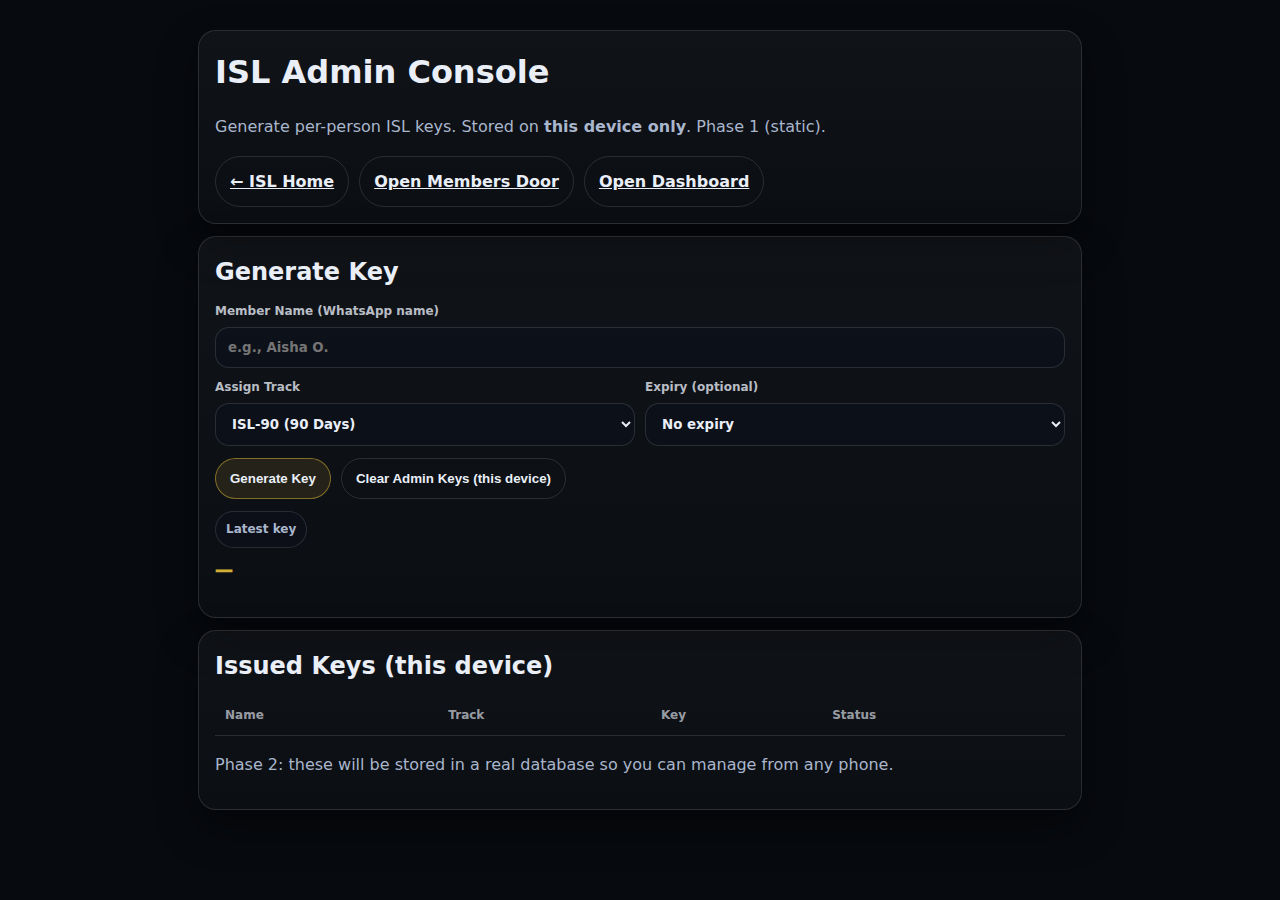
<file: isl-admin.html>
<!doctype html>
<html lang="en">
<head>
  <meta charset="utf-8"/>
  <meta name="viewport" content="width=device-width,initial-scale=1"/>
  <meta name="theme-color" content="#070A0F"/>
  <title>ISL Admin Console</title>
  <meta name="robots" content="noindex,nofollow"/>

  <style>
    :root{
      --bg:#070A0F; --panel:#0C111B; --text:#E9EEF7; --muted:#A9B6CC;
      --line:rgba(255,255,255,.12); --accent:#22C55E; --gold:#D4AF37;
      --radius:18px; --shadow:0 18px 40px rgba(0,0,0,.45);
      --max:920px;
    }
    *{box-sizing:border-box}
    body{
      margin:0;
      font-family: ui-sans-serif, system-ui, -apple-system, Segoe UI, Roboto, Arial;
      background:var(--bg);
      color:var(--text);
      line-height:1.6;
    }
    .wrap{max-width:var(--max);margin:0 auto;padding:18px}
    .card{
      background:linear-gradient(180deg, rgba(255,255,255,.04), rgba(255,255,255,.02));
      border:1px solid var(--line);
      border-radius:var(--radius);
      box-shadow:var(--shadow);
      padding:16px;
      margin:12px 0;
    }
    h1,h2{margin:0 0 10px}
    .muted{color:var(--muted)}
    label{display:block;font-weight:900;font-size:12px;color:rgba(233,238,247,.78);margin-top:10px}
    input,select{
      width:100%;padding:12px 12px;border-radius:14px;border:1px solid var(--line);
      background:rgba(12,17,27,.65);color:var(--text);font-family:inherit;font-weight:800;
      margin-top:6px;outline:none;
    }
    .row{display:flex;gap:10px;flex-wrap:wrap}
    .btn{
      display:inline-flex;align-items:center;justify-content:center;gap:10px;
      padding:12px 14px;border-radius:999px;
      border:1px solid rgba(34,197,94,.45);
      background:rgba(34,197,94,.12);
      color:var(--text);font-weight:900;
      cursor:pointer;
    }
    .btn:hover{background:rgba(34,197,94,.18)}
    .btn.gold{border:1px solid rgba(212,175,55,.55);background:rgba(212,175,55,.12)}
    .btn.gold:hover{background:rgba(212,175,55,.18)}
    .btn.secondary{border:1px solid var(--line);background:transparent}
    .btn.secondary:hover{border-color:rgba(212,175,55,.35)}
    .pill{display:inline-block;padding:8px 10px;border-radius:999px;border:1px solid var(--line);background:rgba(12,17,27,.55);font-weight:900;font-size:12px;color:var(--muted)}
    table{width:100%;border-collapse:collapse}
    th,td{border-bottom:1px solid var(--line);padding:10px;text-align:left;font-size:13px}
    th{font-size:12px;color:rgba(233,238,247,.65)}
    code{border:1px solid var(--line);background:rgba(12,17,27,.65);padding:2px 8px;border-radius:999px}
  </style>
</head>
<body>
<div class="wrap">
  <div class="card">
    <h1>ISL Admin Console</h1>
    <p class="muted">
      Generate per-person ISL keys. Stored on <b>this device only</b>. Phase 1 (static).
    </p>
    <div class="row">
      <a class="btn secondary" href="index.html">← ISL Home</a>
      <a class="btn secondary" href="members.html" target="_blank" rel="noopener">Open Members Door</a>
      <a class="btn secondary" href="isl-dashboard.html" target="_blank" rel="noopener">Open Dashboard</a>
    </div>
  </div>

  <div class="card">
    <h2>Generate Key</h2>

    <label for="name">Member Name (WhatsApp name)</label>
    <input id="name" placeholder="e.g., Aisha O." />

    <div class="row">
      <div style="flex:1;min-width:220px">
        <label for="tier">Assign Track</label>
        <select id="tier">
          <option value="ISL-90">ISL-90 (90 Days)</option>
          <option value="ISL-7">7-Day Proof Sprint</option>
        </select>
      </div>
      <div style="flex:1;min-width:220px">
        <label for="expiry">Expiry (optional)</label>
        <select id="expiry">
          <option value="none">No expiry</option>
          <option value="7">7 days</option>
          <option value="30">30 days</option>
          <option value="120">120 days</option>
          <option value="365">365 days</option>
        </select>
      </div>
    </div>

    <div class="row" style="margin-top:12px">
      <button class="btn gold" id="genBtn" type="button">Generate Key</button>
      <button class="btn secondary" id="clearBtn" type="button">Clear Admin Keys (this device)</button>
    </div>

    <div style="margin-top:12px">
      <span class="pill">Latest key</span>
      <div id="latest" style="margin-top:8px;font-weight:1000;font-size:18px;color:var(--gold)">—</div>
      <p class="muted" id="latestMeta" style="margin-top:6px"></p>
      <button class="btn" id="copyBtn" style="display:none" type="button">Copy WhatsApp Access Message</button>
    </div>
  </div>

  <div class="card">
    <h2>Issued Keys (this device)</h2>
    <div style="overflow:auto">
      <table>
        <thead>
          <tr>
            <th>Name</th>
            <th>Track</th>
            <th>Key</th>
            <th>Status</th>
          </tr>
        </thead>
        <tbody id="rows"></tbody>
      </table>
    </div>
    <p class="muted">
      Phase 2: these will be stored in a real database so you can manage from any phone.
    </p>
  </div>
</div>

<script>
  const LIST_KEY = "ISL_KEYS_V1";
  const membersDoor = "https://charlesarin101.github.io/Income_streams_lab/members.html";

  function load(){
    try{ return JSON.parse(localStorage.getItem(LIST_KEY) || "[]"); }
    catch(e){ return []; }
  }
  function save(list){ localStorage.setItem(LIST_KEY, JSON.stringify(list)); }

  function part(){ return Math.random().toString(36).slice(2,6).toUpperCase(); }
  function makeKey(){
    // matches members.html validator: ISL-XXXX-XXXX-#### 
    return "ISL-" + part() + "-" + part() + "-" + String(Date.now()).slice(-4);
  }

  function escapeHtml(s){
    return String(s).replace(/[&<>"']/g, m => ({'&':'&amp;','<':'&lt;','>':'&gt;','"':'&quot;',"'":'&#39;'}[m]));
  }

  function render(){
    const list = load();
    const rows = document.getElementById("rows");
    rows.innerHTML = "";
    list.slice().reverse().forEach(item=>{
      const tr = document.createElement("tr");
      tr.innerHTML = `
        <td>${escapeHtml(item.name || "—")}</td>
        <td>${escapeHtml(item.tier || "ISL-90")}</td>
        <td><code>${escapeHtml(item.key)}</code></td>
        <td>${item.revoked ? "Revoked" : (item.expiresAt && Date.now() > item.expiresAt ? "Expired" : "Active")}</td>
      `;
      rows.appendChild(tr);
    });
  }

  let latestKey = null;

  document.getElementById("genBtn").addEventListener("click", ()=>{
    const name = document.getElementById("name").value.trim();
    const tier = document.getElementById("tier").value;
    const expiry = document.getElementById("expiry").value;

    const key = makeKey();
    const createdAt = Date.now();
    const expiresAt = expiry === "none" ? null : createdAt + (parseInt(expiry,10) * 24 * 60 * 60 * 1000);

    const list = load();
    list.push({ name, tier, key, createdAt, expiresAt, revoked:false });
    save(list);

    latestKey = { name, tier, key, expiresAt };
    document.getElementById("latest").textContent = key;
    document.getElementById("latestMeta").textContent =
      `${name ? "For: " + name + " · " : ""}Track: ${tier}${expiresAt ? " · Expires: " + new Date(expiresAt).toLocaleDateString() : ""}`;

    document.getElementById("copyBtn").style.display = "inline-flex";
    render();
  });

  document.getElementById("copyBtn").addEventListener("click", async ()=>{
    if(!latestKey) return;
    const msg =
`Income Stack Lab (ISL) — Access Approved ✅

Name: ${latestKey.name || "—"}
Track: ${latestKey.tier}

Your ISL Key: ${latestKey.key}

Next:
1) Open the Grand Plaza app
2) Tap: Income Streams Lab → Members Door
3) Paste your key exactly (case-sensitive) and enter.

Members Door:
${membersDoor}

— Charles Arin`;
    try{
      await navigator.clipboard.writeText(msg);
      alert("Copied. Paste into WhatsApp now.");
    }catch(e){
      alert("Copy failed. Please copy manually.");
    }
  });

  document.getElementById("clearBtn").addEventListener("click", ()=>{
    if(confirm("Clear all ISL keys stored on this device?")){
      localStorage.removeItem(LIST_KEY);
      latestKey = null;
      document.getElementById("latest").textContent = "—";
      document.getElementById("latestMeta").textContent = "";
      document.getElementById("copyBtn").style.display = "none";
      render();
    }
  });

  render();
</script>
</body>
</html>
</file>
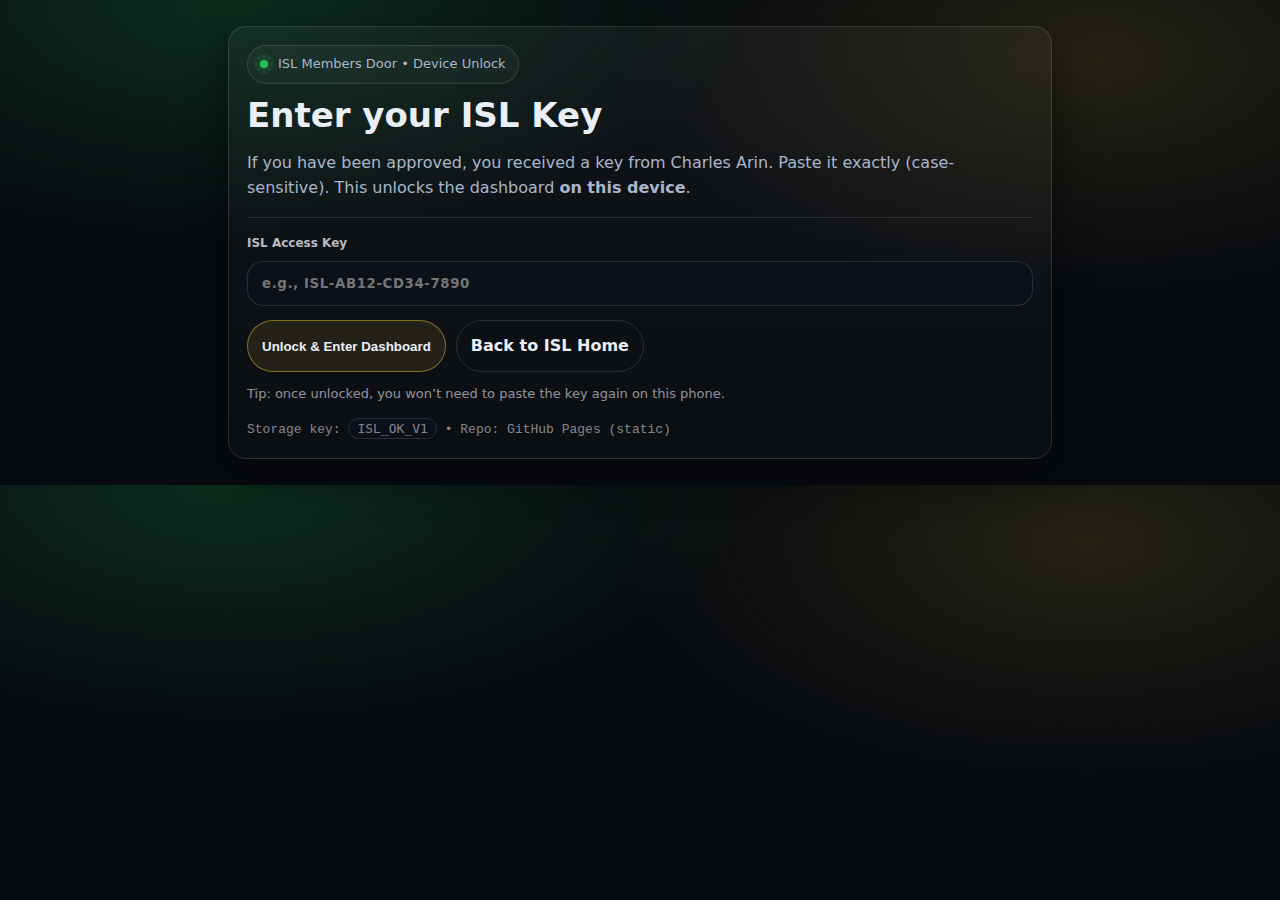
<file: isl-dashboard.html>
<!doctype html>
<html lang="en">
<head>
  <meta charset="utf-8"/>
  <meta name="viewport" content="width=device-width,initial-scale=1"/>
  <meta name="theme-color" content="#070A0F"/>
  <title>ISL-90 Dashboard — Income Stack Lab</title>
  <meta name="description" content="ISL-90 members dashboard: control panel, roadmap, daily actions, proof submissions and reporting." />
  <meta name="robots" content="noindex,nofollow"/>

  <style>
    :root{
      --bg:#070A0F; --panel:#0C111B; --text:#E9EEF7; --muted:#A9B6CC;
      --line:rgba(255,255,255,.12); --accent:#22C55E; --gold:#D4AF37;
      --radius:18px; --shadow:0 18px 40px rgba(0,0,0,.45);
      --max:1100px;
    }
    *{box-sizing:border-box}
    body{
      margin:0;
      font-family: ui-sans-serif, system-ui, -apple-system, Segoe UI, Roboto, Arial;
      background:var(--bg);
      color:var(--text);
      line-height:1.6;
    }
    a{color:inherit;text-decoration:none}
    .wrap{max-width:var(--max);margin:0 auto;padding:18px}
    header{
      position:sticky;top:0;z-index:20;
      background:rgba(7,10,15,.78);
      backdrop-filter: blur(10px);
      border-bottom:1px solid var(--line);
    }
    .nav{display:flex;align-items:center;justify-content:space-between;gap:12px;padding:14px 0}
    .brand{display:flex;flex-direction:column;gap:2px}
    .brand b{letter-spacing:.6px}
    .mono{font-family: ui-monospace, SFMono-Regular, Menlo, Monaco, Consolas, "Liberation Mono","Courier New", monospace;}
    .chip{padding:10px 12px;border:1px solid var(--line);border-radius:999px;color:var(--muted);font-size:14px}
    .chip:hover{border-color:rgba(34,197,94,.45);color:var(--text)}
    .grid{display:grid;gap:14px}
    .two{grid-template-columns:1.2fr .8fr}
    @media(max-width:980px){.two{grid-template-columns:1fr}}
    .card{
      background:linear-gradient(180deg, rgba(255,255,255,.04), rgba(255,255,255,.02));
      border:1px solid var(--line);
      border-radius:var(--radius);
      box-shadow:var(--shadow);
      padding:16px;
    }
    h1{margin:0;color:var(--gold);font-size:18px;letter-spacing:.2px}
    h2{margin:0 0 10px;font-size:18px}
    h3{margin:0 0 10px;font-size:14px;color:var(--gold)}
    .muted{color:var(--muted)}
    .btnRow{display:flex;gap:10px;flex-wrap:wrap;margin-top:10px}
    .btn{
      display:inline-flex;align-items:center;justify-content:center;gap:10px;
      padding:12px 14px;border-radius:999px;
      border:1px solid rgba(34,197,94,.45);
      background:rgba(34,197,94,.12);
      color:var(--text);font-weight:900;
      cursor:pointer;
    }
    .btn:hover{background:rgba(34,197,94,.18)}
    .btn.secondary{border:1px solid var(--line);background:transparent}
    .btn.secondary:hover{border-color:rgba(212,175,55,.35)}
    .btn.gold{border:1px solid rgba(212,175,55,.55);background:rgba(212,175,55,.12)}
    .btn.gold:hover{background:rgba(212,175,55,.18)}
    .hr{height:1px;background:var(--line);margin:12px 0}
    .tabs{display:flex;gap:8px;flex-wrap:wrap}
    .tab{
      padding:10px 12px;border-radius:999px;
      border:1px solid var(--line);
      background:rgba(12,17,27,.55);
      color:var(--muted);
      font-weight:900;cursor:pointer;
    }
    .tab.active{border-color:rgba(34,197,94,.45);color:var(--text)}
    .panel{display:none;margin-top:12px}
    .panel.active{display:block}
    label{display:block;font-weight:900;font-size:12px;color:rgba(233,238,247,.78);margin-top:10px}
    input,textarea{
      width:100%;padding:12px 12px;border-radius:14px;border:1px solid var(--line);
      background:rgba(12,17,27,.65);color:var(--text);font-family:inherit;font-weight:800;
      margin-top:6px;outline:none;
    }
    textarea{min-height:110px;resize:vertical}
    .pill{
      display:inline-flex;align-items:center;gap:10px;
      padding:8px 12px;border-radius:999px;border:1px solid var(--line);
      background:rgba(12,17,27,.55);color:var(--muted);font-weight:900;font-size:12px;
      width:fit-content
    }
    .toast{
      display:none;margin-top:10px;
      border:1px solid rgba(34,197,94,.35);
      background:rgba(34,197,94,.10);
      padding:10px 12px;border-radius:14px;
      color:rgba(233,238,247,.85);font-weight:850;font-size:13px;
    }
    ul{margin:0;padding-left:18px;color:var(--muted);line-height:1.85}
  </style>
</head>

<body>
<header>
  <div class="wrap nav">
    <div class="brand">
      <b>INCOME STACK LAB</b>
      <span class="mono muted">ISL-90 • MEMBER DASHBOARD</span>
    </div>
    <div style="display:flex;gap:10px;flex-wrap:wrap;justify-content:flex-end">
      <a class="chip" href="index.html">ISL Home</a>
      <a class="chip" href="members.html">Members Door</a>
      <button class="chip" id="lockBtn" type="button">Lock this Device</button>
    </div>
  </div>
</header>

<main class="wrap">
  <div class="grid two">
    <section class="card">
      <h1>Welcome to ISL-90</h1>
      <p class="muted" style="margin-top:8px">
        This is an execution cohort. The only currency is proof.
      </p>

      <div class="hr"></div>

      <div class="tabs" role="tablist" aria-label="ISL dashboard tabs">
        <button class="tab active" data-tab="tab-control">Control Panel</button>
        <button class="tab" data-tab="tab-roadmap">Roadmap</button>
        <button class="tab" data-tab="tab-today">Today</button>
        <button class="tab" data-tab="tab-proof">Proof Vault</button>
        <button class="tab" data-tab="tab-outreach">Outreach</button>
        <button class="tab" data-tab="tab-income">First Income</button>
        <button class="tab" data-tab="tab-settings">Settings</button>
      </div>

      <!-- CONTROL -->
      <div class="panel active" id="tab-control">
        <div class="pill">Cohort: <b style="color:#fff">ISL-90</b></div>
        <div class="hr"></div>
        <h2>Control Panel</h2>
        <p class="muted">
          Your weekly rhythm is fixed: define → outreach → close → report.
          If it’s not recorded, it didn’t happen.
        </p>
        <div class="btnRow">
          <button class="btn gold" id="copyReportBtn" type="button">Copy Weekly Report Template</button>
          <button class="btn" id="saveBtn" type="button">Save Progress</button>
        </div>
        <div class="toast" id="toast">Saved.</div>

        <div class="hr"></div>
        <h3>Week Objective (Current)</h3>
        <label for="weekObjective">What is the ONE outcome you are pursuing this week?</label>
        <textarea id="weekObjective" placeholder="Example: Close 1 paid client for Offer A OR book 5 qualified calls."></textarea>

        <label for="weekOffer">Your ONE Offer (simple)</label>
        <textarea id="weekOffer" placeholder="What you do, for who, outcome, price range."></textarea>

        <label for="weekAudience">Your ONE Audience (who you serve)</label>
        <textarea id="weekAudience" placeholder="Describe the exact people you are targeting."></textarea>
      </div>

      <!-- ROADMAP -->
      <div class="panel" id="tab-roadmap">
        <h2>Roadmap (ISL-90)</h2>
        <p class="muted">The cohort is divided into 3 phases. You move by proof.</p>
        <div class="hr"></div>
        <ul>
          <li><b>Phase 1 (Days 1–21):</b> Offer clarity + proof assets + outreach habit.</li>
          <li><b>Phase 2 (Days 22–60):</b> Closing reps + delivery proof + repeatable system.</li>
          <li><b>Phase 3 (Days 61–90):</b> Stabilize pipeline + refine pricing + scale calmly.</li>
        </ul>
        <div class="hr"></div>
        <p class="muted">
          Every week ends with a report. Every report ends with next week’s correction.
        </p>
      </div>

      <!-- TODAY -->
      <div class="panel" id="tab-today">
        <h2>Today’s Execution</h2>
        <p class="muted">Small daily action. Daily proof. Consistency compounds.</p>
        <div class="hr"></div>

        <label for="todayAction">Today’s Action (do it)</label>
        <textarea id="todayAction" placeholder="Example: Send 10 outreach messages + log responses + book 1 call."></textarea>

        <label for="todayProof">Today’s Proof (record it)</label>
        <textarea id="todayProof" placeholder="Paste message count, screenshots, call bookings, numbers."></textarea>
      </div>

      <!-- PROOF -->
      <div class="panel" id="tab-proof">
        <h2>Proof Vault</h2>
        <p class="muted">Save your weekly proofs here (device-only).</p>
        <div class="hr"></div>

        <label for="proofWeek">Weekly Proof (paste)</label>
        <textarea id="proofWeek" placeholder="Screenshots summary + numbers + what you delivered + what you learned."></textarea>

        <label for="proofLinks">Links (optional)</label>
        <textarea id="proofLinks" placeholder="Drive links, portfolio links, invoices, etc."></textarea>
      </div>

      <!-- OUTREACH -->
      <div class="panel" id="tab-outreach">
        <h2>Outreach Log</h2>
        <p class="muted">Track reps. Reduce emotion. Improve numbers.</p>
        <div class="hr"></div>

        <label for="outreachCount">Today’s Outreach Count</label>
        <input id="outreachCount" placeholder="e.g., 10" inputmode="numeric"/>

        <label for="outreachNotes">Responses / Notes</label>
        <textarea id="outreachNotes" placeholder="Who replied? What objections? What worked?"></textarea>
      </div>

      <!-- INCOME -->
      <div class="panel" id="tab-income">
        <h2>First Income Record</h2>
        <p class="muted">Record the first win. Then reproduce it.</p>
        <div class="hr"></div>

        <label for="incomeAmount">Amount</label>
        <input id="incomeAmount" placeholder="e.g., ₦10,000" />

        <label for="incomeSource">Source</label>
        <textarea id="incomeSource" placeholder="What offer? Who bought? How did you get them?"></textarea>

        <label for="incomeRepeat">Repeat Plan</label>
        <textarea id="incomeRepeat" placeholder="How will you reproduce this outcome next week?"></textarea>
      </div>

      <!-- SETTINGS -->
      <div class="panel" id="tab-settings">
        <h2>Settings</h2>
        <p class="muted">This dashboard stores your data on this device only.</p>
        <div class="hr"></div>

        <div class="btnRow">
          <button class="btn secondary" id="clearBtn" type="button">Clear My Dashboard Data</button>
          <button class="btn secondary" id="exportBtn" type="button">Export My Data (copy)</button>
        </div>

        <p class="muted" style="margin-top:12px">
          Phase 2 will use a database so you can log in on any device.
        </p>
      </div>
    </section>

    <aside class="card">
      <h2>Your Status</h2>
      <div class="pill">Access: <b style="color:#fff">Unlocked</b></div>
      <div class="hr"></div>

      <h3>Weekly Report Rule</h3>
      <p class="muted">
        Every week submit:
        <b>numbers</b> + <b>proof</b> + <b>correction</b>.
      </p>

      <div class="btnRow">
        <button class="btn" id="copyJoinMsgBtn" type="button">Copy “How To Use ISL”</button>
      </div>

      <div class="hr"></div>

      <h3>Support</h3>
      <p class="muted">
        Email: <span class="mono">arinonebusiness@gmail.com</span><br/>
        WhatsApp: <span class="mono">+234 813 680 5462</span>
      </p>
    </aside>
  </div>
</main>

<script>
  // ====== ACCESS GUARD (device unlock) ======
  const STORE_KEY = "ISL_OK_V1";
  if (localStorage.getItem(STORE_KEY) !== "1"){
    window.location.href = "members.html";
  }

  // ====== STATE ======
  const KEY = "ISL_DASH_V1";
  const fields = [
    "weekObjective","weekOffer","weekAudience",
    "todayAction","todayProof",
    "proofWeek","proofLinks",
    "outreachCount","outreachNotes",
    "incomeAmount","incomeSource","incomeRepeat"
  ];

  function $(id){ return document.getElementById(id); }

  function load(){
    try{
      const raw = localStorage.getItem(KEY);
      if(!raw) return;
      const data = JSON.parse(raw);
      fields.forEach(f=>{
        if($(f) && data[f] !== undefined) $(f).value = data[f];
      });
    }catch(e){}
  }

  function save(){
    const data = {};
    fields.forEach(f=> data[f] = $(f)?.value || "");
    localStorage.setItem(KEY, JSON.stringify(data));
    const t = $("toast");
    t.style.display="block";
    setTimeout(()=>t.style.display="none", 2200);
  }

  function clearAll(){
    if(!confirm("Clear your ISL dashboard data on this device?")) return;
    localStorage.removeItem(KEY);
    fields.forEach(f=>{ if($(f)) $(f).value=""; });
    alert("Cleared.");
  }

  function exportData(){
    const raw = localStorage.getItem(KEY) || "{}";
    navigator.clipboard.writeText(raw).then(()=>{
      alert("Copied your dashboard JSON. Paste into WhatsApp/Notes as backup.");
    }).catch(()=>{
      alert("Copy failed. Open dev tools to manually copy localStorage key ISL_DASH_V1.");
    });
  }

  // ====== TABS ======
  document.querySelectorAll(".tab").forEach(btn=>{
    btn.addEventListener("click", ()=>{
      document.querySelectorAll(".tab").forEach(b=>b.classList.remove("active"));
      document.querySelectorAll(".panel").forEach(p=>p.classList.remove("active"));
      btn.classList.add("active");
      document.getElementById(btn.dataset.tab).classList.add("active");
    });
  });

  // Buttons
  $("saveBtn").addEventListener("click", save);
  $("clearBtn").addEventListener("click", clearAll);
  $("exportBtn").addEventListener("click", exportData);

  $("lockBtn").addEventListener("click", ()=>{
    if(confirm("Lock this device (logout) from ISL?")){
      localStorage.removeItem("ISL_OK_V1");
      window.location.href = "members.html";
    }
  });

  $("copyReportBtn").addEventListener("click", async ()=>{
    const tpl =
`ISL Weekly Report (copy/paste)

1) Offer (one line):
2) Audience (one line):

3) Numbers (this week):
- Outreach sent:
- Replies:
- Calls booked:
- Sales closed:
- Revenue:

4) Proof (attach screenshots/links):
5) What worked:
6) What failed:
7) Correction (what changes next week):
8) Next week's one objective:`;
    try{ await navigator.clipboard.writeText(tpl); alert("Weekly report template copied."); }
    catch(e){ alert("Copy failed."); }
  });

  $("copyJoinMsgBtn").addEventListener("click", async ()=>{
    const msg =
`How to use ISL-90 (members)

Daily:
- Do one execution action
- Record proof

Weekly:
- Submit numbers + proof + correction
- Set one objective for next week

Rule:
If it’s not recorded, it didn’t happen.

— Income Stack Lab`;
    try{ await navigator.clipboard.writeText(msg); alert("Copied."); }
    catch(e){ alert("Copy failed."); }
  });

  // Auto-save on typing (gentle)
  let timer=null;
  fields.forEach(f=>{
    $(f)?.addEventListener("input", ()=>{
      clearTimeout(timer);
      timer=setTimeout(save, 9000);
    });
  });

  load();
</script>
</body>
</html>
</file>
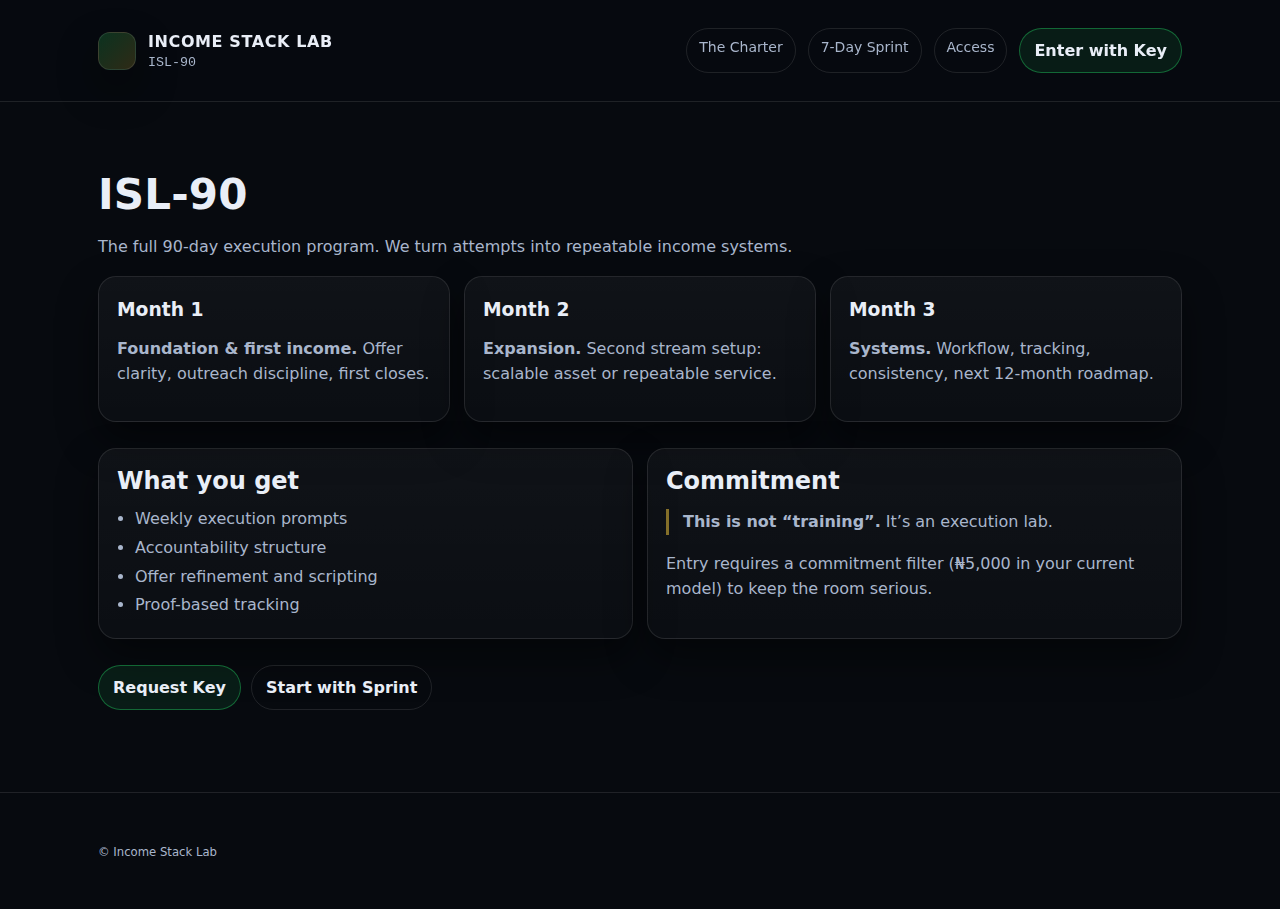
<file: isl90.html>
<!doctype html>
<html lang="en">
<head>
  <meta charset="utf-8" />
  <meta name="viewport" content="width=device-width, initial-scale=1" />
  <title>ISL-90 — Income Stack Lab</title>
  <link rel="stylesheet" href="assets/css/styles.css" />
</head>
<body>
<header class="nav">
  <div class="container nav-inner">
    <a class="brand" href="index.html"><span class="mark"></span><div><b>INCOME STACK LAB</b><br><small class="mono">ISL-90</small></div></a>
    <nav class="nav-links">
      <a class="chip" href="charter.html">The Charter</a>
      <a class="chip" href="sprint.html">7-Day Sprint</a>
      <a class="chip" href="access.html">Access</a>
      <a class="btn" href="access.html">Enter with Key</a>
    </nav>
  </div>
</header>

<section class="section">
  <div class="container">
    <h1>ISL-90</h1>
    <p>The full 90-day execution program. We turn attempts into repeatable income systems.</p>

    <div class="grid three">
      <div class="card">
        <h3>Month 1</h3>
        <p><b>Foundation & first income.</b> Offer clarity, outreach discipline, first closes.</p>
      </div>
      <div class="card">
        <h3>Month 2</h3>
        <p><b>Expansion.</b> Second stream setup: scalable asset or repeatable service.</p>
      </div>
      <div class="card">
        <h3>Month 3</h3>
        <p><b>Systems.</b> Workflow, tracking, consistency, next 12-month roadmap.</p>
      </div>
    </div>

    <div class="grid two section">
      <div class="card">
        <h2>What you get</h2>
        <ul class="list">
          <li>Weekly execution prompts</li>
          <li>Accountability structure</li>
          <li>Offer refinement and scripting</li>
          <li>Proof-based tracking</li>
        </ul>
      </div>
      <div class="card">
        <h2>Commitment</h2>
        <p class="rule"><b>This is not “training”.</b> It’s an execution lab.</p>
        <p>Entry requires a commitment filter (₦5,000 in your current model) to keep the room serious.</p>
      </div>
    </div>

    <div style="display:flex;gap:10px;flex-wrap:wrap">
      <a class="btn" href="access.html">Request Key</a>
      <a class="btn secondary" href="sprint.html">Start with Sprint</a>
    </div>
  </div>
</section>

<footer class="footer"><div class="container"><small>© Income Stack Lab</small></div></footer>
</body>
</html>
</file>
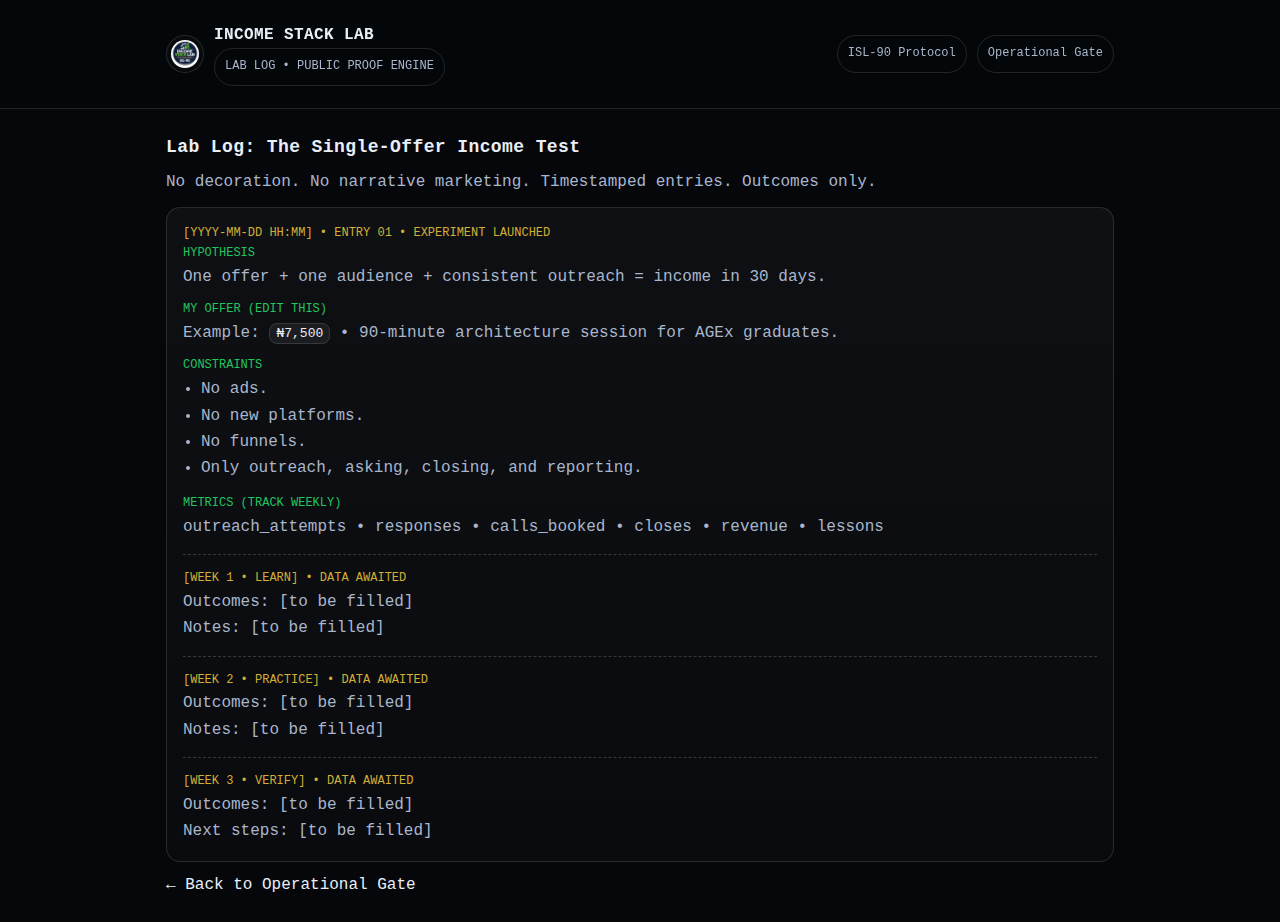
<file: lab-log.html>
<!doctype html>
<html lang="en">
<head>
  <meta charset="utf-8" />
  <meta name="viewport" content="width=device-width, initial-scale=1" />
  <title>Lab Log — The Single-Offer Income Test</title>
  <meta name="description" content="Public experiment log for the founder-led Single-Offer Income Test. Timestamped entries. No stories. Data only."/>
  <style>
    :root{
      --bg:#05070B;
      --paper:#0A0E16;
      --ink:#E9EEF7;
      --muted:#A9B6CC;
      --line:rgba(255,255,255,.12);
      --accent:#22C55E;
      --gold:#D4AF37;
      --max:980px;
    }
    *{box-sizing:border-box}
    body{
      margin:0;
      background:var(--bg);
      color:var(--ink);
      font-family: ui-monospace, SFMono-Regular, Menlo, Monaco, Consolas, "Liberation Mono","Courier New", monospace;
      line-height:1.65;
    }
    a{color:inherit;text-decoration:none}
    header{
      border-bottom:1px solid var(--line);
      background:rgba(5,7,11,.84);
      backdrop-filter: blur(10px);
    }
    .wrap{max-width:var(--max);margin:0 auto;padding:22px 16px}
    .top{display:flex;align-items:center;justify-content:space-between;gap:12px;flex-wrap:wrap}
    .brand{display:flex;align-items:center;gap:10px}
    .logo{
      width:38px;height:38px;border-radius:999px;
      border:1px solid var(--line);
      background:rgba(255,255,255,.02);
      padding:4px;object-fit:contain;
    }
    .pill{
      padding:8px 10px;border:1px solid var(--line);border-radius:999px;
      color:var(--muted);font-size:12px;
    }
    main{max-width:var(--max);margin:0 auto;padding:24px 16px}
    h1{font-size:18px;margin:0 0 6px;letter-spacing:.4px}
    p{margin:0 0 12px;color:var(--muted)}
    .sheet{
      background:linear-gradient(180deg, rgba(255,255,255,.04), rgba(255,255,255,.02));
      border:1px solid var(--line);
      border-radius:14px;
      padding:16px;
    }
    .entry{border-top:1px dashed rgba(255,255,255,.18);padding-top:14px;margin-top:14px}
    .ts{color:var(--gold);font-size:12px}
    .label{color:var(--accent);font-size:12px}
    .k{color:var(--ink)}
    .kv{color:var(--muted)}
    .back{display:inline-block;margin-top:10px}
    .back:hover{text-decoration:underline}
    .mono{font-family:inherit}
    code{
      background:rgba(255,255,255,.06);
      border:1px solid rgba(255,255,255,.12);
      padding:2px 6px;border-radius:8px;
      color:var(--ink);
    }
    ul{margin:0 0 12px;padding-left:18px;color:var(--muted)}
  </style>
</head>
<body>

<header>
  <div class="wrap top">
    <a class="brand" href="index.html" aria-label="Back to Income Stack Lab">
      <img class="logo" src="assets/0a0a786a-3737-4309-bb8d-91cd4e404956.png" alt="ISL Logo">
      <div>
        <div style="font-weight:700;letter-spacing:.4px;">INCOME STACK LAB</div>
        <div class="pill">LAB LOG • PUBLIC PROOF ENGINE</div>
      </div>
    </a>
    <nav style="display:flex;gap:10px;flex-wrap:wrap">
      <a class="pill" href="isl-90.html">ISL-90 Protocol</a>
      <a class="pill" href="index.html">Operational Gate</a>
    </nav>
  </div>
</header>

<main>
  <h1>Lab Log: The Single-Offer Income Test</h1>
  <p>No decoration. No narrative marketing. Timestamped entries. Outcomes only.</p>

  <div class="sheet">

    <!-- ENTRY 1: CURRENT / MOST RECENT -->
    <div class="entry" style="border-top:none;padding-top:0;margin-top:0;">
      <div class="ts">[YYYY-MM-DD HH:MM] • ENTRY 01 • EXPERIMENT LAUNCHED</div>
      <div class="label">HYPOTHESIS</div>
      <div class="kv">One offer + one audience + consistent outreach = income in 30 days.</div>

      <div class="label" style="margin-top:10px;">MY OFFER (EDIT THIS)</div>
      <div class="kv">Example: <code>₦7,500</code> • 90-minute architecture session for AGEx graduates.</div>

      <div class="label" style="margin-top:10px;">CONSTRAINTS</div>
      <ul>
        <li>No ads.</li>
        <li>No new platforms.</li>
        <li>No funnels.</li>
        <li>Only outreach, asking, closing, and reporting.</li>
      </ul>

      <div class="label">METRICS (TRACK WEEKLY)</div>
      <div class="kv">
        outreach_attempts • responses • calls_booked • closes • revenue • lessons
      </div>
    </div>

    <!-- PLACEHOLDERS (REVERSE-CHRONOLOGICAL) -->
    <div class="entry">
      <div class="ts">[WEEK 1 • LEARN] • DATA AWAITED</div>
      <div class="kv">Outcomes: [to be filled]</div>
      <div class="kv">Notes: [to be filled]</div>
    </div>

    <div class="entry">
      <div class="ts">[WEEK 2 • PRACTICE] • DATA AWAITED</div>
      <div class="kv">Outcomes: [to be filled]</div>
      <div class="kv">Notes: [to be filled]</div>
    </div>

    <div class="entry">
      <div class="ts">[WEEK 3 • VERIFY] • DATA AWAITED</div>
      <div class="kv">Outcomes: [to be filled]</div>
      <div class="kv">Next steps: [to be filled]</div>
    </div>

  </div>

  <a class="back" href="index.html">← Back to Operational Gate</a>
</main>

</body>
</html>
</file>
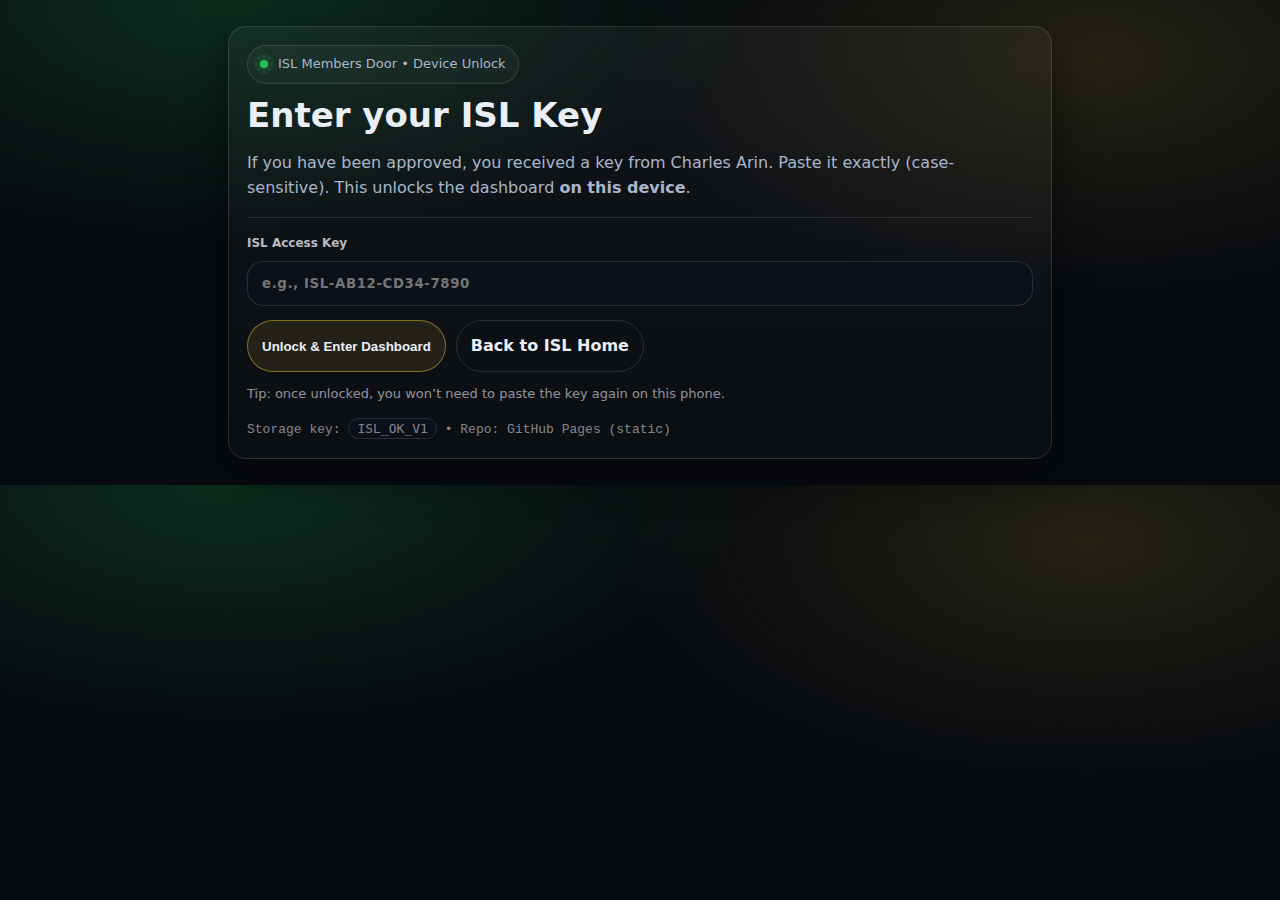
<file: members.html>
<!doctype html>
<html lang="en">
<head>
  <meta charset="utf-8" />
  <meta name="viewport" content="width=device-width,initial-scale=1" />
  <meta name="theme-color" content="#070A0F" />
  <title>ISL Members Door — Income Stack Lab</title>
  <meta name="description" content="ISL Members Door — enter your access key to unlock the ISL dashboard on this device." />
  <meta name="robots" content="noindex,nofollow" />

  <style>
    :root{
      --bg:#070A0F; --panel:#0C111B; --text:#E9EEF7; --muted:#A9B6CC;
      --line:rgba(255,255,255,.12); --accent:#22C55E; --gold:#D4AF37;
      --danger:#FB7185; --radius:18px; --shadow:0 18px 40px rgba(0,0,0,.45);
      --max:860px;
    }
    *{box-sizing:border-box}
    body{
      margin:0;
      font-family: ui-sans-serif,system-ui,-apple-system,Segoe UI,Roboto,Arial;
      background:
        radial-gradient(900px 420px at 18% 0%, rgba(34,197,94,.18), transparent 58%),
        radial-gradient(760px 380px at 85% 12%, rgba(212,175,55,.14), transparent 62%),
        var(--bg);
      color:var(--text);
      line-height:1.6;
    }
    a{color:inherit;text-decoration:none}
    .wrap{max-width:var(--max);margin:0 auto;padding:26px 18px}
    .card{
      background:linear-gradient(180deg, rgba(255,255,255,.04), rgba(255,255,255,.02));
      border:1px solid var(--line);
      border-radius:var(--radius);
      box-shadow:var(--shadow);
      padding:18px;
    }
    .kicker{
      display:inline-flex;align-items:center;gap:10px;
      padding:8px 12px;border:1px solid var(--line);
      border-radius:999px;background:rgba(255,255,255,.03);
      color:var(--muted);font-size:13px;
      width:fit-content;
    }
    .dot{width:8px;height:8px;border-radius:999px;background:var(--accent);box-shadow:0 0 0 6px rgba(34,197,94,.12)}
    h1{margin:12px 0 10px;font-size:34px;line-height:1.12}
    .muted{color:var(--muted)}
    hr{border:0;border-top:1px solid var(--line);margin:16px 0}
    label{display:block;font-weight:900;font-size:12px;color:rgba(233,238,247,.78);margin-top:12px}
    input{
      width:100%;
      padding:14px 14px;
      border-radius:16px;
      border:1px solid var(--line);
      outline:none;
      font-family:inherit;
      font-weight:800;
      background:rgba(12,17,27,.7);
      color:var(--text);
      margin-top:8px;
      letter-spacing:.6px;
    }
    .row{display:flex;gap:10px;flex-wrap:wrap;margin-top:14px}
    .btn{
      display:inline-flex;align-items:center;justify-content:center;gap:10px;
      padding:12px 14px;border-radius:999px;
      border:1px solid rgba(34,197,94,.45);
      background:rgba(34,197,94,.12);
      color:var(--text);font-weight:900;
      cursor:pointer;
    }
    .btn:hover{background:rgba(34,197,94,.18)}
    .btn.secondary{
      border:1px solid var(--line);
      background:transparent;
      font-weight:800;
    }
    .btn.secondary:hover{border-color:rgba(212,175,55,.35)}
    .btn.gold{
      border:1px solid rgba(212,175,55,.55);
      background:rgba(212,175,55,.12);
    }
    .btn.gold:hover{background:rgba(212,175,55,.18)}
    .error{
      display:none;
      margin-top:12px;
      padding:12px 12px;
      border-radius:16px;
      border:1px solid rgba(251,113,133,.45);
      background:rgba(251,113,133,.10);
      color:rgba(233,238,247,.86);
      font-weight:850;
      font-size:13px;
    }
    .hint{font-size:13px;color:rgba(233,238,247,.60)}
    .mono{font-family: ui-monospace, SFMono-Regular, Menlo, Monaco, Consolas, "Liberation Mono","Courier New", monospace;}
    footer{margin-top:14px;color:rgba(233,238,247,.55);font-size:13px}
    code{border:1px solid var(--line);background:rgba(12,17,27,.65);padding:2px 8px;border-radius:999px}
  </style>
</head>

<body>
  <div class="wrap">
    <div class="card">
      <div class="kicker"><span class="dot"></span> ISL Members Door • Device Unlock</div>
      <h1>Enter your ISL Key</h1>
      <p class="muted">
        If you have been approved, you received a key from Charles Arin.
        Paste it exactly (case-sensitive). This unlocks the dashboard <b>on this device</b>.
      </p>

      <hr>

      <label for="keyInput">ISL Access Key</label>
      <input id="keyInput" placeholder="e.g., ISL-AB12-CD34-7890" autocomplete="off" />

      <div class="row">
        <button class="btn gold" id="enterBtn" type="button">Unlock & Enter Dashboard</button>
        <a class="btn secondary" href="index.html">Back to ISL Home</a>
      </div>

      <div class="error" id="err">
        Invalid or revoked key. If you have paid and submitted the request form, wait for approval or contact support:
        <b>arinonebusiness@gmail.com</b> • WhatsApp: <b>+234 813 680 5462</b>.
      </div>

      <p class="hint" style="margin-top:12px">
        Tip: once unlocked, you won’t need to paste the key again on this phone.
      </p>

      <footer class="mono">
        Storage key: <code>ISL_OK_V1</code> • Repo: GitHub Pages (static)
      </footer>
    </div>
  </div>

<script>
  // ====== CONFIG ======
  const DASHBOARD_URL = "isl-dashboard.html"; // members interior
  const STORE_KEY = "ISL_OK_V1";              // device unlock flag
  const LIST_KEY  = "ISL_KEYS_V1";            // issued keys list (only if admin created on same device)

  // If already unlocked on this device, go straight in
  if (localStorage.getItem(STORE_KEY) === "1") {
    window.location.href = DASHBOARD_URL;
  }

  function loadKeyList(){
    try { return JSON.parse(localStorage.getItem(LIST_KEY) || "[]"); }
    catch(e){ return []; }
  }

  function isValidKey(typed){
    // Phase 1 validation:
    // - If the learner device doesn't have the admin list, we still allow a MASTER pattern later.
    // - For per-person keys, best is: learner pastes key once, and we validate by pattern + checksum-lite.
    //
    // We will validate by:
    // 1) Basic format "ISL-XXXX-XXXX-####" (flexible)
    // 2) Optional: if admin list exists on this device (rare), verify against list and not revoked/expired.
    const t = (typed || "").trim();
    if (!t) return false;

    const basic = /^ISL-[A-Z0-9]{4}-[A-Z0-9]{4}-[0-9]{4}$/i.test(t);
    if (!basic) return false;

    // If admin list exists (same device), enforce it.
    const list = loadKeyList();
    if (list.length){
      const found = list.find(x => String(x.key).toUpperCase() === t.toUpperCase());
      if (!found) return false;
      if (found.revoked) return false;
      if (found.expiresAt && Date.now() > found.expiresAt) return false;
      return true;
    }

    // If no list exists on learner device, allow format-only unlock.
    // This is acceptable for Phase 1 (static) because approval happens by you sending keys.
    return true;
  }

  const keyInput = document.getElementById("keyInput");
  const err = document.getElementById("err");
  const enterBtn = document.getElementById("enterBtn");

  function attempt(){
    const typed = (keyInput.value || "").trim();
    if (isValidKey(typed)){
      err.style.display = "none";
      localStorage.setItem(STORE_KEY, "1");
      localStorage.setItem("ISL_LAST_KEY", typed.toUpperCase());
      window.location.href = DASHBOARD_URL;
    } else {
      err.style.display = "block";
    }
  }

  enterBtn.addEventListener("click", attempt);
  keyInput.addEventListener("keydown", (e)=>{ if(e.key === "Enter") attempt(); });
</script>
</body>
</html>
</file>
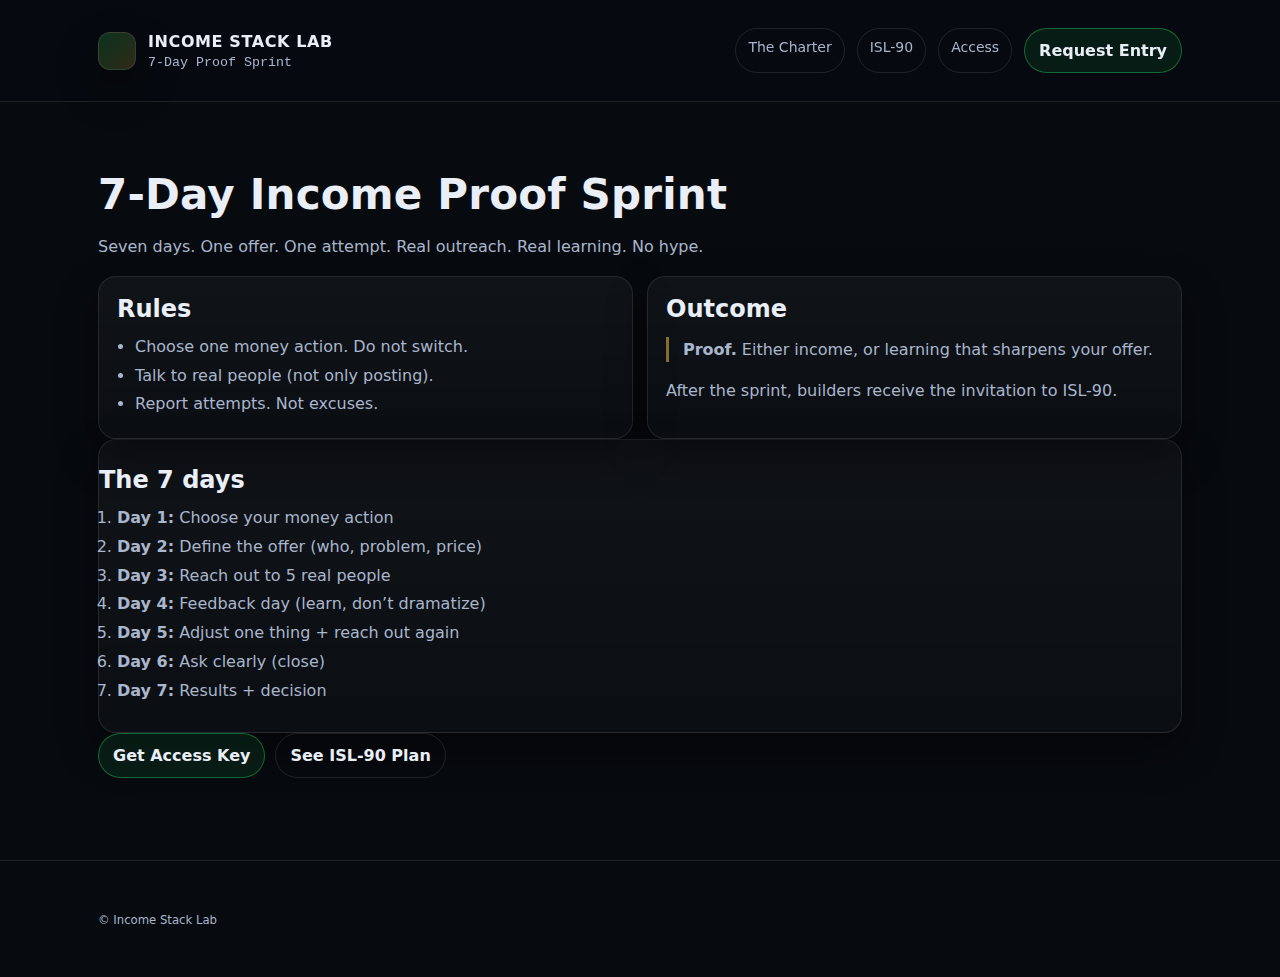
<file: sprint.html>
<!doctype html>
<html lang="en">
<head>
  <meta charset="utf-8" />
  <meta name="viewport" content="width=device-width, initial-scale=1" />
  <title>7-Day Income Proof Sprint — ISL</title>
  <link rel="stylesheet" href="assets/css/styles.css" />
</head>
<body>
<header class="nav">
  <div class="container nav-inner">
    <a class="brand" href="index.html"><span class="mark"></span><div><b>INCOME STACK LAB</b><br><small class="mono">7-Day Proof Sprint</small></div></a>
    <nav class="nav-links">
      <a class="chip" href="charter.html">The Charter</a>
      <a class="chip" href="isl90.html">ISL-90</a>
      <a class="chip" href="access.html">Access</a>
      <a class="btn" href="access.html">Request Entry</a>
    </nav>
  </div>
</header>

<section class="section">
  <div class="container">
    <h1>7-Day Income Proof Sprint</h1>
    <p>Seven days. One offer. One attempt. Real outreach. Real learning. No hype.</p>

    <div class="grid two">
      <div class="card">
        <h2>Rules</h2>
        <ul class="list">
          <li>Choose one money action. Do not switch.</li>
          <li>Talk to real people (not only posting).</li>
          <li>Report attempts. Not excuses.</li>
        </ul>
      </div>
      <div class="card">
        <h2>Outcome</h2>
        <p class="rule"><b>Proof.</b> Either income, or learning that sharpens your offer.</p>
        <p>After the sprint, builders receive the invitation to ISL-90.</p>
      </div>
    </div>

    <div class="card section">
      <h2>The 7 days</h2>
      <ol class="list">
        <li><b>Day 1:</b> Choose your money action</li>
        <li><b>Day 2:</b> Define the offer (who, problem, price)</li>
        <li><b>Day 3:</b> Reach out to 5 real people</li>
        <li><b>Day 4:</b> Feedback day (learn, don’t dramatize)</li>
        <li><b>Day 5:</b> Adjust one thing + reach out again</li>
        <li><b>Day 6:</b> Ask clearly (close)</li>
        <li><b>Day 7:</b> Results + decision</li>
      </ol>
    </div>

    <div style="display:flex;gap:10px;flex-wrap:wrap">
      <a class="btn" href="access.html">Get Access Key</a>
      <a class="btn secondary" href="isl90.html">See ISL-90 Plan</a>
    </div>
  </div>
</section>

<footer class="footer"><div class="container"><small>© Income Stack Lab</small></div></footer>
</body>
</html>
</file>
<file: assets/css/styles.css>
:root{
  --bg:#070A0F;
  --panel:#0C111B;
  --text:#E9EEF7;
  --muted:#A9B6CC;
  --line:rgba(255,255,255,.10);
  --accent:#22C55E; /* discipline / growth */
  --gold:#D4AF37;   /* charter / value */
  --ash:#98A2B3;
  --danger:#FB7185;
  --radius:18px;
  --shadow: 0 18px 40px rgba(0,0,0,.45);
  --max:1120px;
}

*{box-sizing:border-box}
html,body{margin:0;padding:0;background:var(--bg);color:var(--text);font-family: ui-sans-serif, system-ui, -apple-system, Segoe UI, Roboto, Arial, "Apple Color Emoji","Segoe UI Emoji";}
a{color:inherit;text-decoration:none}
p{line-height:1.6;color:var(--muted)}
small{color:var(--muted)}
.container{max-width:var(--max);margin:0 auto;padding:28px 18px}
.nav{
  position:sticky;top:0;z-index:50;
  backdrop-filter: blur(10px);
  background:rgba(7,10,15,.72);
  border-bottom:1px solid var(--line);
}
.nav-inner{display:flex;align-items:center;justify-content:space-between;gap:16px}
.brand{display:flex;align-items:center;gap:12px}
.mark{
  width:38px;height:38px;border-radius:12px;
  background:linear-gradient(135deg, rgba(34,197,94,.22), rgba(212,175,55,.20));
  border:1px solid var(--line);
  box-shadow:var(--shadow);
}
.brand b{letter-spacing:.6px}
.nav-links{display:flex;gap:12px;flex-wrap:wrap;justify-content:flex-end}
.chip{
  padding:10px 12px;border:1px solid var(--line);border-radius:999px;
  color:var(--muted);font-size:14px;
}
.chip:hover{border-color:rgba(34,197,94,.45);color:var(--text)}
.btn{
  display:inline-flex;align-items:center;justify-content:center;gap:10px;
  padding:12px 14px;border-radius:999px;border:1px solid rgba(34,197,94,.45);
  background:rgba(34,197,94,.10);
  color:var(--text);font-weight:600;
}
.btn:hover{background:rgba(34,197,94,.16)}
.btn.secondary{
  border:1px solid var(--line);background:transparent;color:var(--text)
}
.btn.secondary:hover{border-color:rgba(212,175,55,.35)}
.hero{
  padding:54px 0 26px;
  background:
    radial-gradient(900px 380px at 18% 0%, rgba(34,197,94,.18), transparent 55%),
    radial-gradient(760px 360px at 85% 10%, rgba(212,175,55,.14), transparent 60%);
}
.kicker{
  display:inline-flex;gap:10px;align-items:center;
  padding:8px 12px;border-radius:999px;border:1px solid var(--line);
  background:rgba(255,255,255,.03);
  color:var(--muted);font-size:13px;
}
.kicker .dot{width:8px;height:8px;border-radius:99px;background:var(--accent);box-shadow:0 0 0 6px rgba(34,197,94,.12)}
h1{font-size:42px;line-height:1.1;margin:16px 0 10px;letter-spacing:.2px}
@media(max-width:640px){h1{font-size:34px}}
.hero p{max-width:760px}
.grid{
  display:grid;gap:14px;
}
.grid.two{grid-template-columns:repeat(2, minmax(0, 1fr))}
.grid.three{grid-template-columns:repeat(3, minmax(0, 1fr))}
@media(max-width:900px){.grid.two,.grid.three{grid-template-columns:1fr}}
.card{
  background:linear-gradient(180deg, rgba(255,255,255,.04), rgba(255,255,255,.02));
  border:1px solid var(--line);
  border-radius:var(--radius);
  box-shadow:var(--shadow);
  padding:18px;
}
.card h3{margin:4px 0 8px}
.rule{
  border-left:3px solid rgba(212,175,55,.6);
  padding-left:14px;margin:14px 0;
}
.section{padding:26px 0}
.section h2{margin:0 0 10px;font-size:24px}
.list{margin:0;padding-left:18px;color:var(--muted);line-height:1.8}
.footer{
  border-top:1px solid var(--line);
  margin-top:28px;padding:22px 0;color:var(--muted);font-size:14px
}
.badge{
  display:inline-flex;align-items:center;gap:10px;
  padding:10px 12px;border-radius:14px;border:1px solid var(--line);
  background:rgba(12,17,27,.55);
}
hr.sep{border:0;border-top:1px solid var(--line);margin:16px 0}
.lock{
  display:flex;align-items:center;justify-content:center;
  min-height:62vh;
}
.lock-box{max-width:520px;width:100%}
.input{
  width:100%;
  padding:12px 14px;border-radius:12px;border:1px solid var(--line);
  background:rgba(255,255,255,.03);color:var(--text);
  outline:none;
}
.input:focus{border-color:rgba(34,197,94,.5)}
.notice{
  padding:12px 14px;border-radius:14px;border:1px solid var(--line);
  background:rgba(255,255,255,.03);color:var(--muted)
}
.notice.ok{border-color:rgba(34,197,94,.45)}
.notice.err{border-color:rgba(251,113,133,.45);color:#FCA5A5}
.mono{font-family: ui-monospace, SFMono-Regular, Menlo, Monaco, Consolas, "Liberation Mono", "Courier New", monospace}
/* Gate header logo */
.gate-head{
  display:flex;
  flex-direction:column;
  align-items:center;
  text-align:center;
  gap:10px;
  margin-bottom:10px;
}
.gate-logo{
  width:88px;
  height:88px;
  border-radius:999px;
  border:1px solid var(--line);
  background:rgba(255,255,255,.02);
  padding:6px;
  box-shadow: var(--shadow);
  object-fit:contain;
}
.step{
  padding:12px 14px;
  border:1px solid var(--line);
  border-radius:14px;
  background:rgba(255,255,255,.03);
}
.step b{color:var(--text)}
.step small{display:block;margin-top:6px}
</file>
